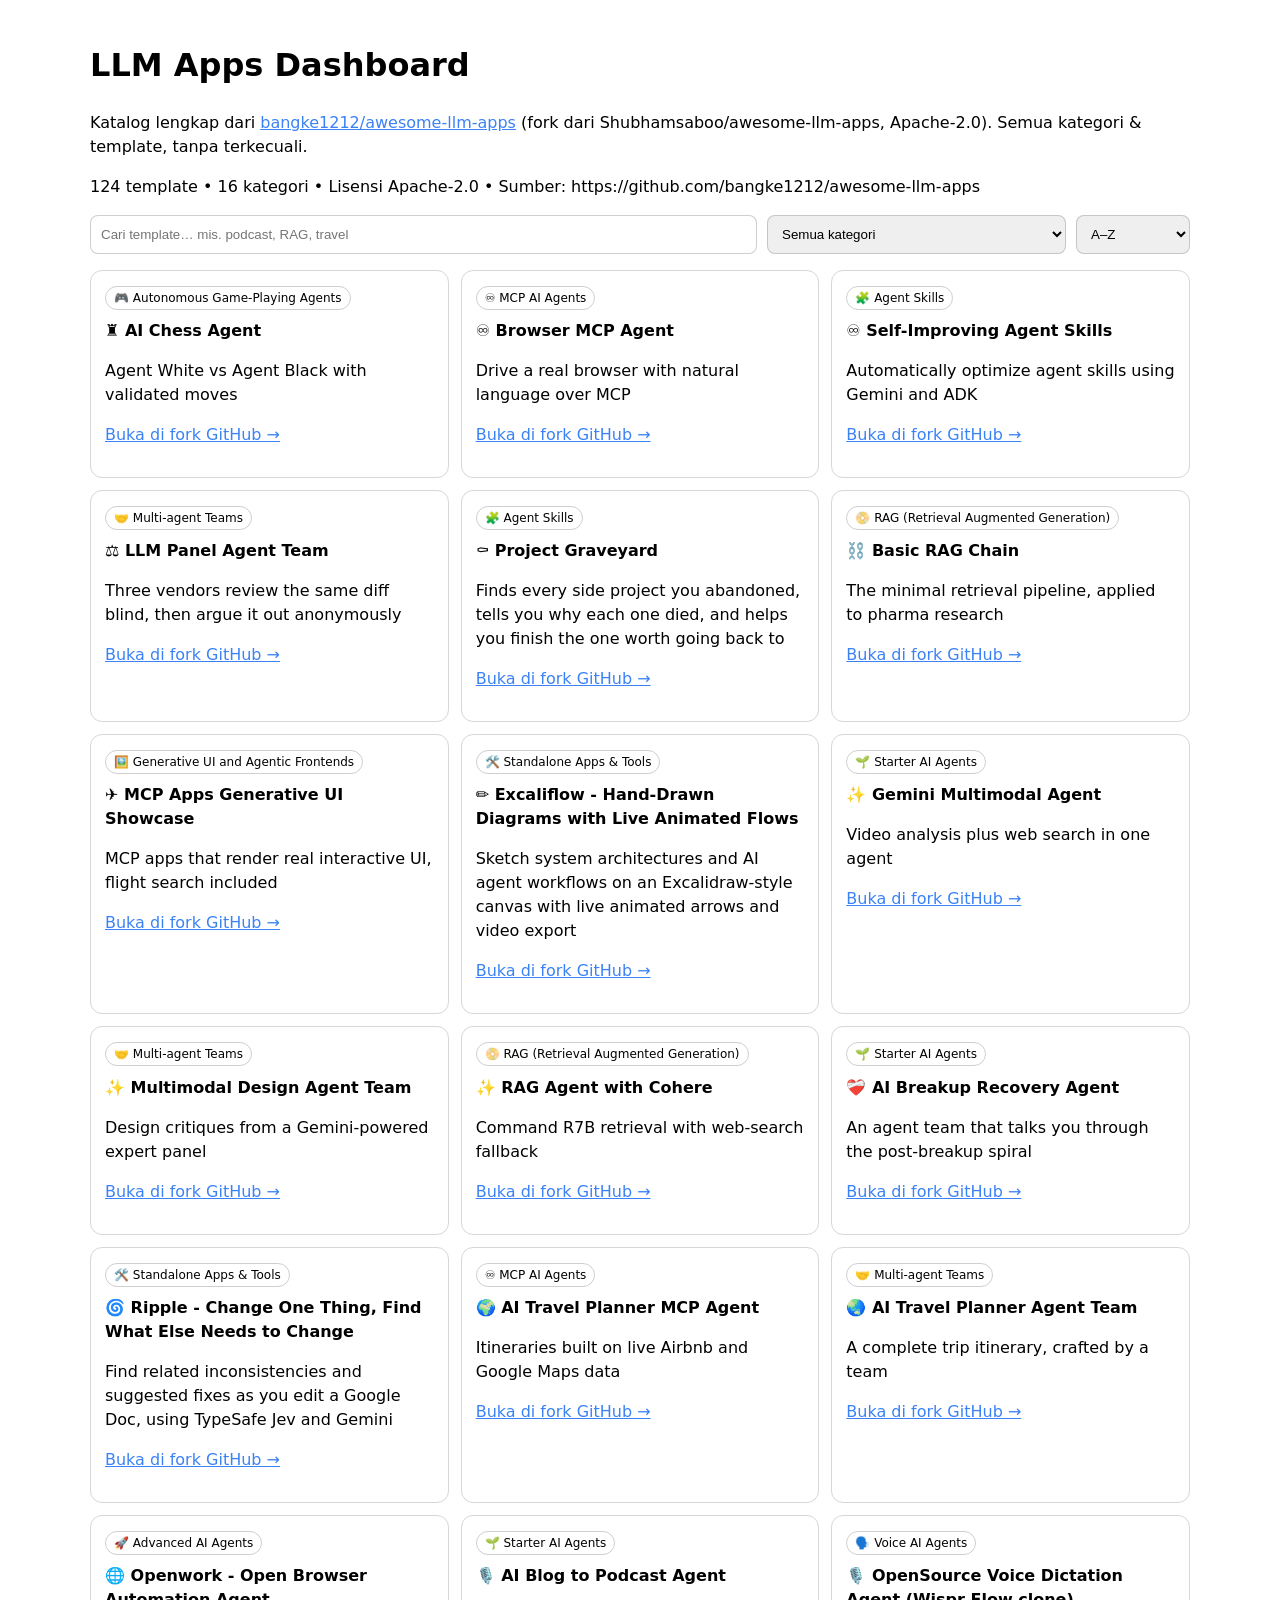
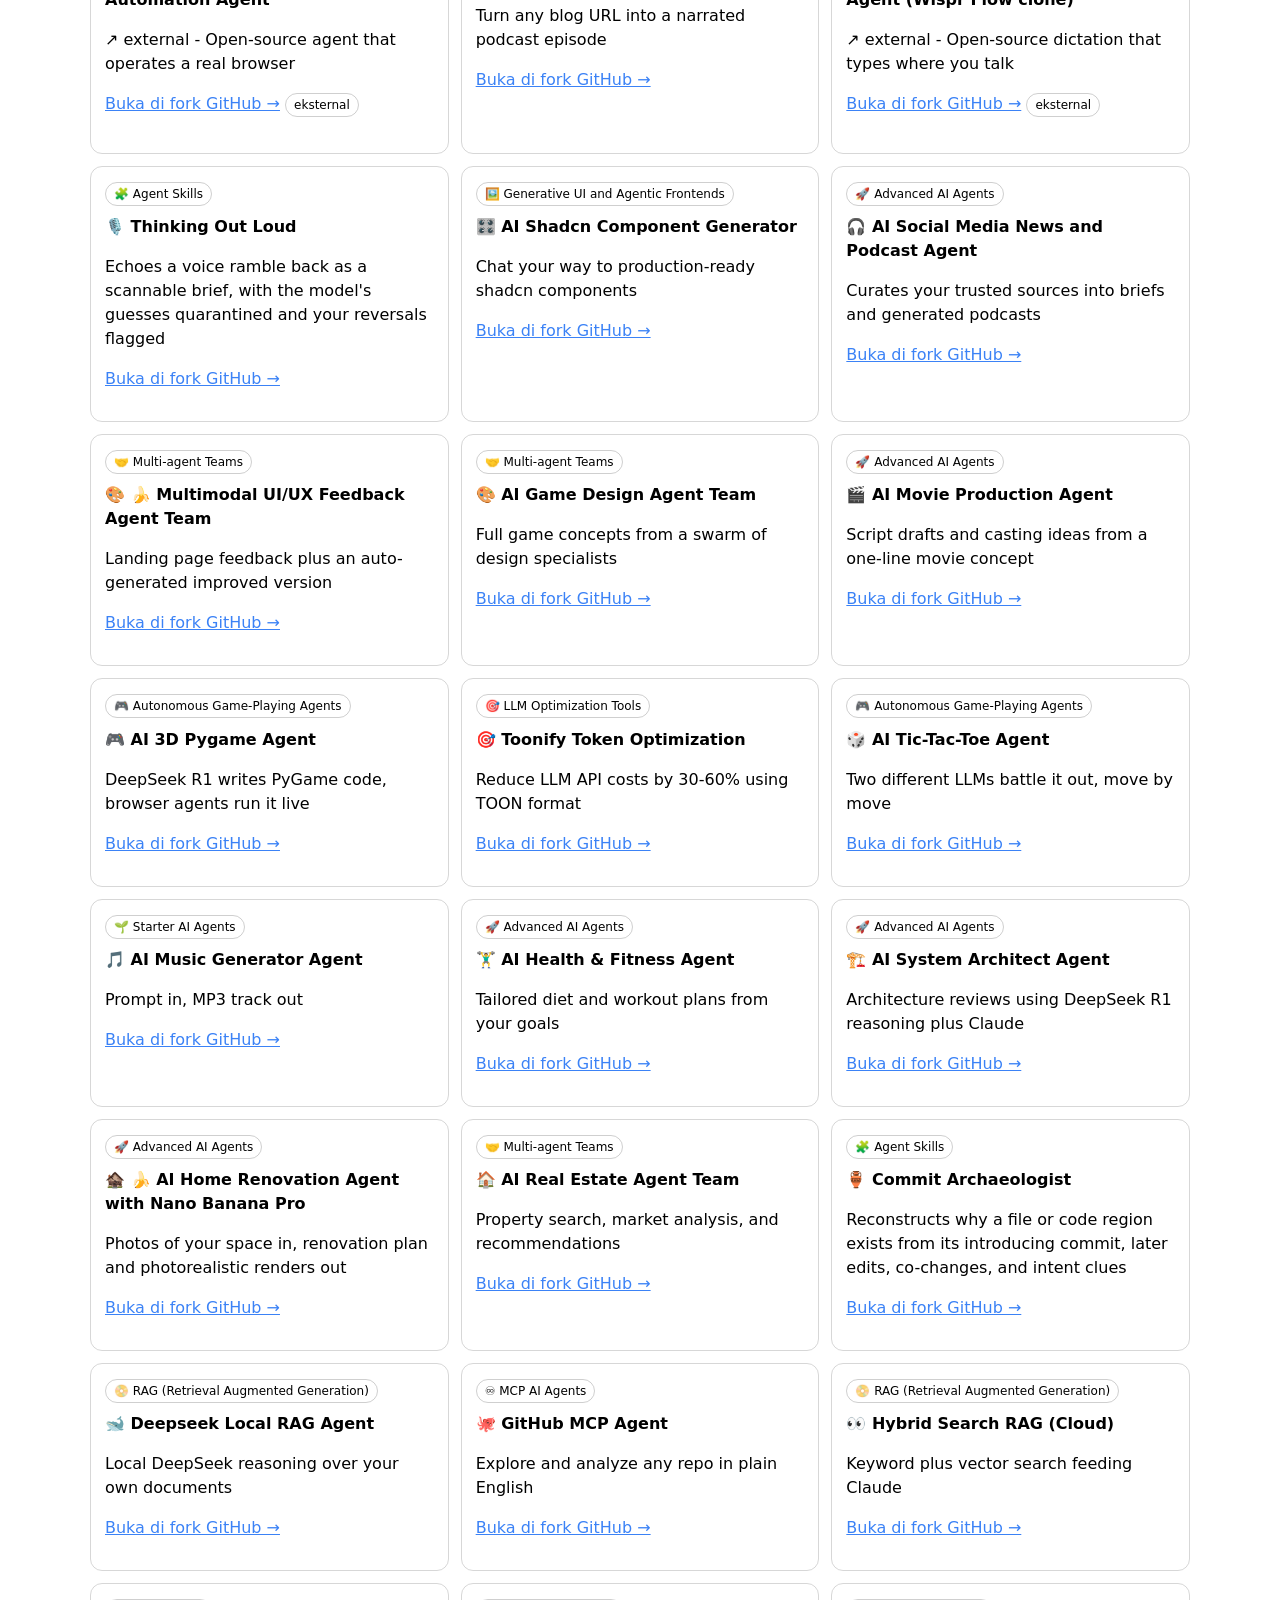
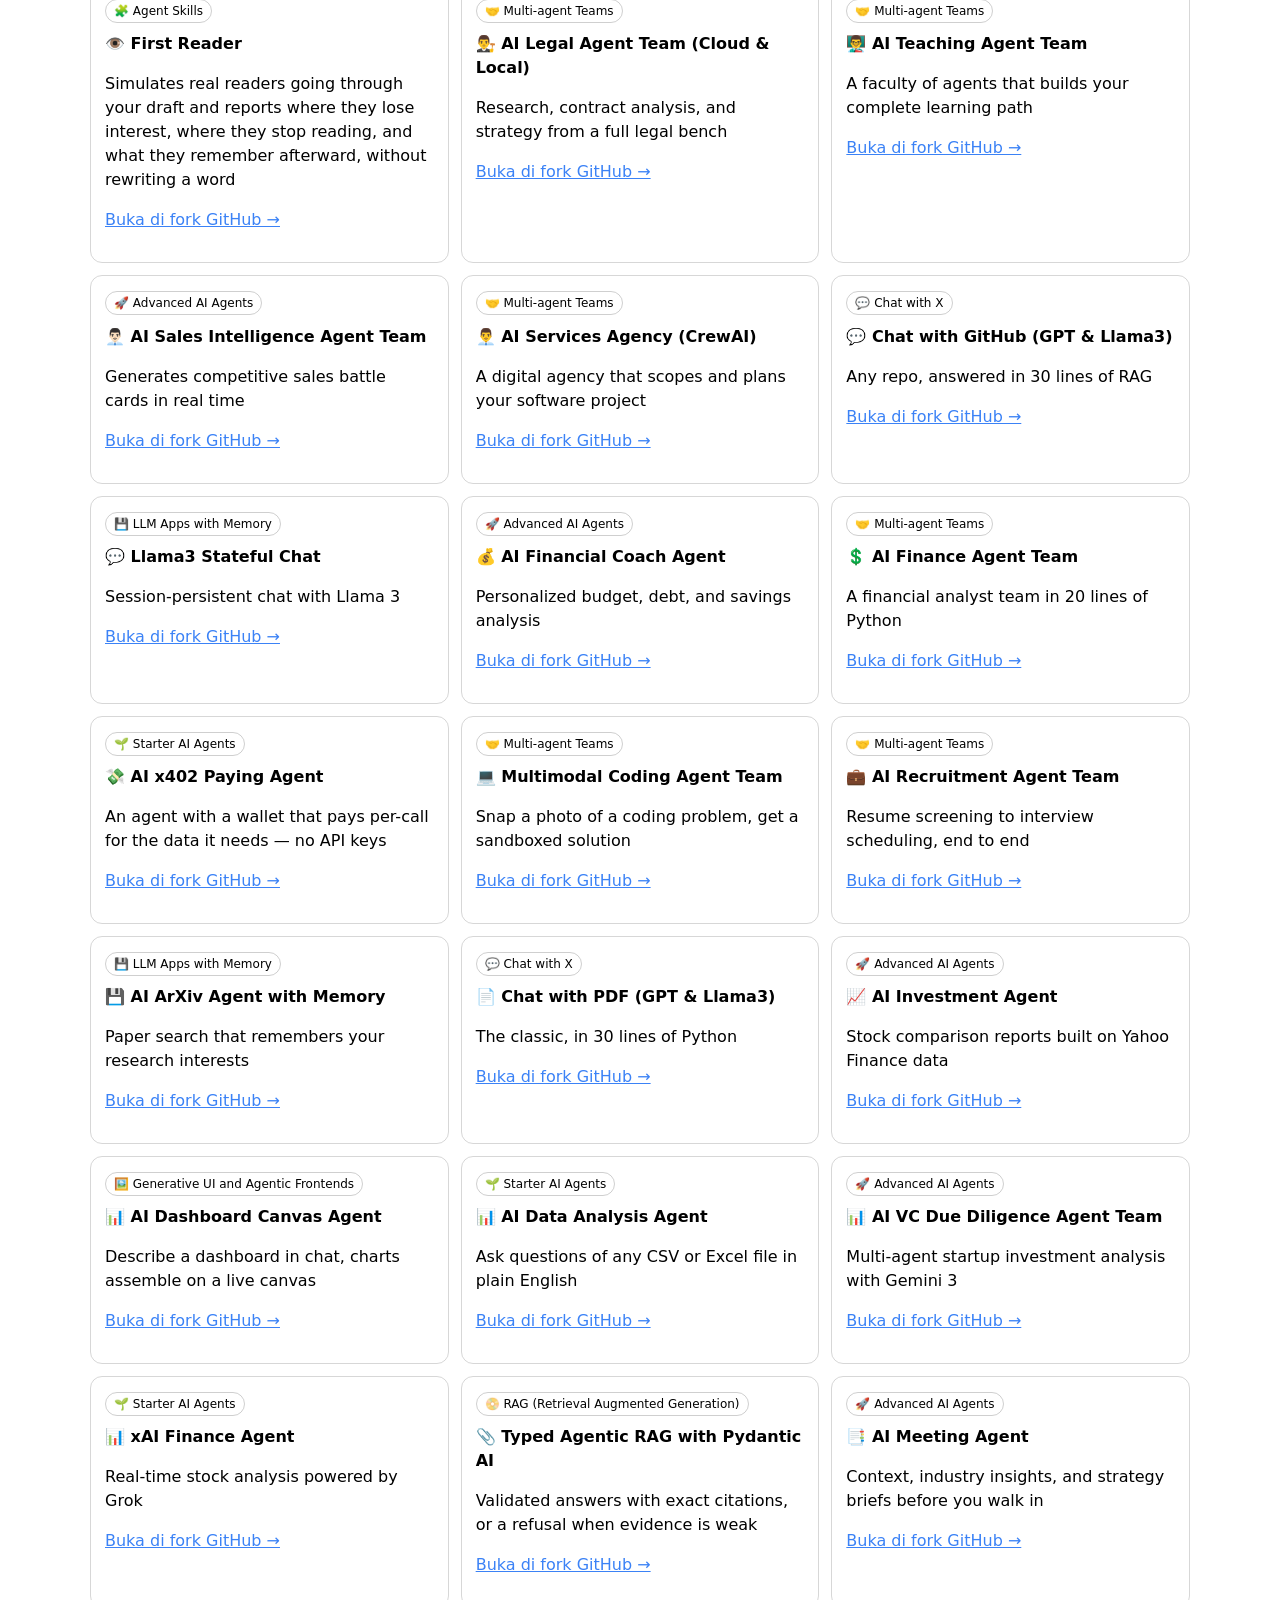
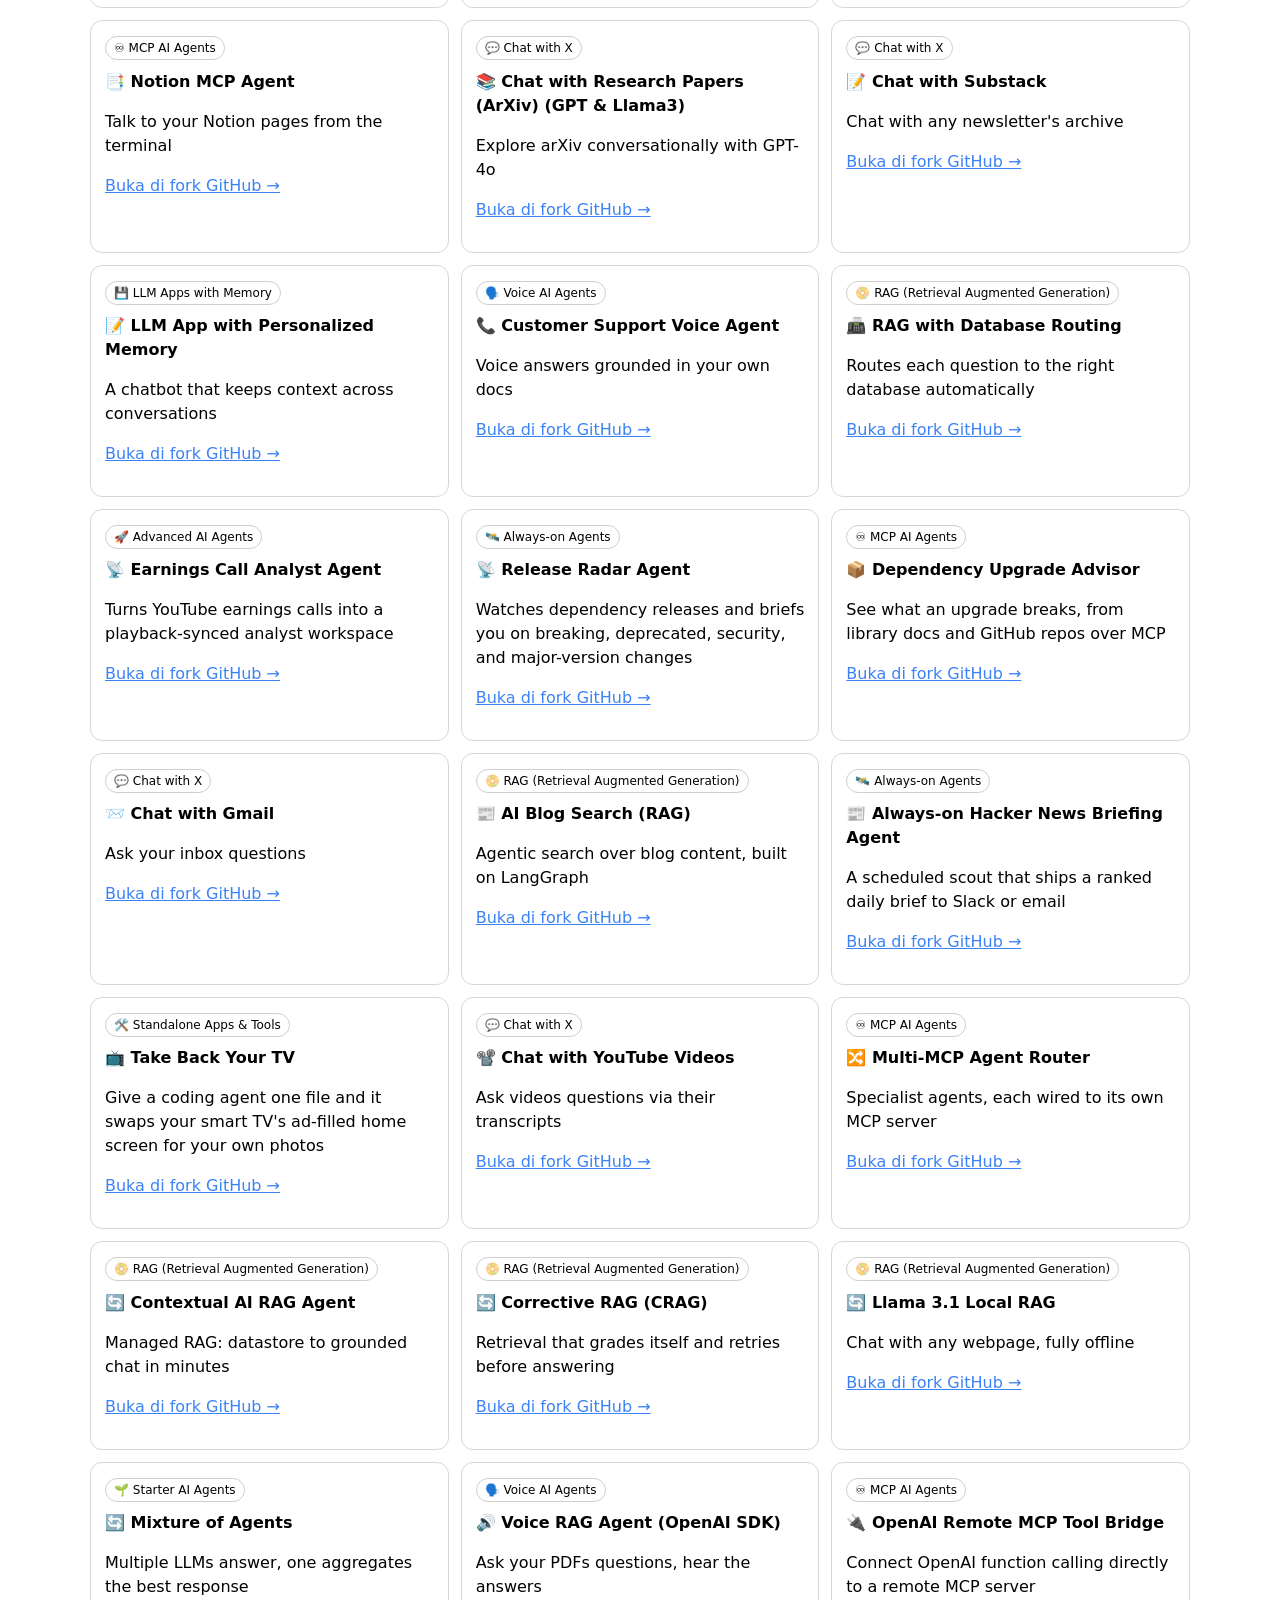
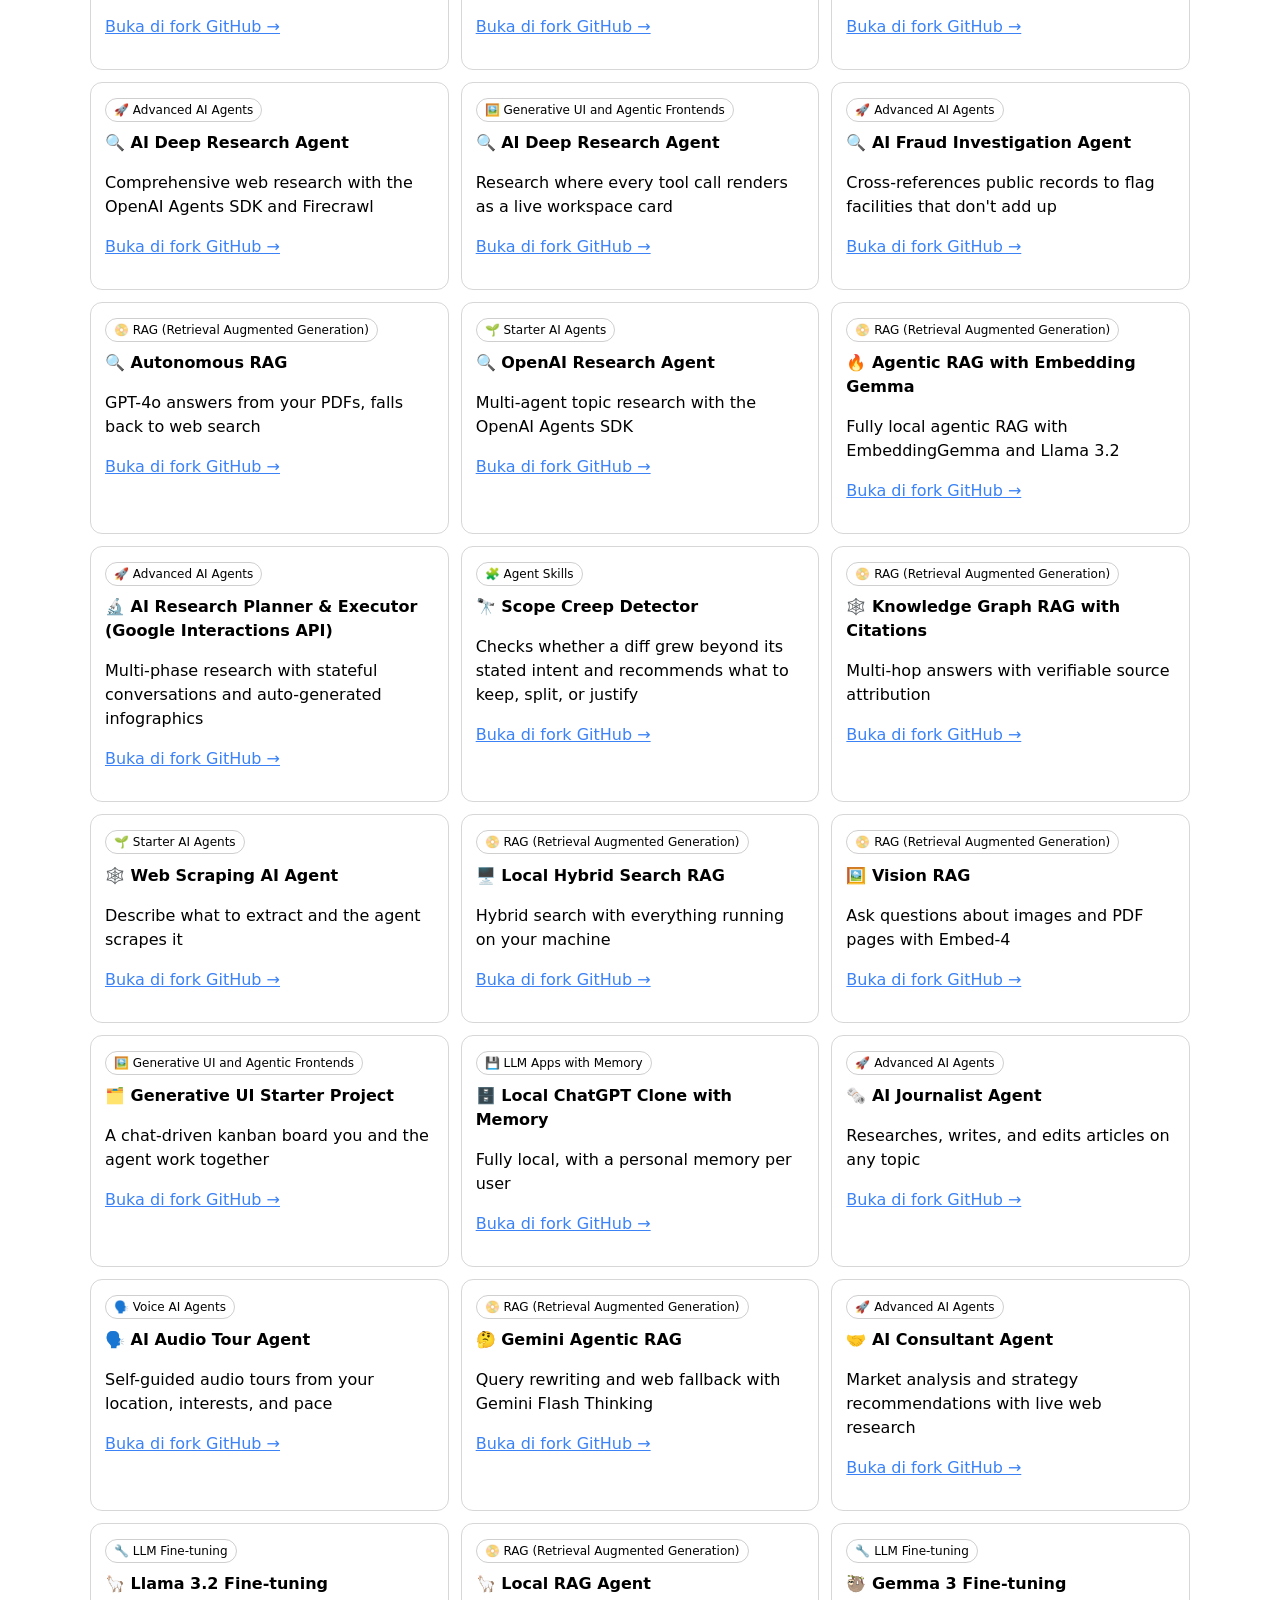
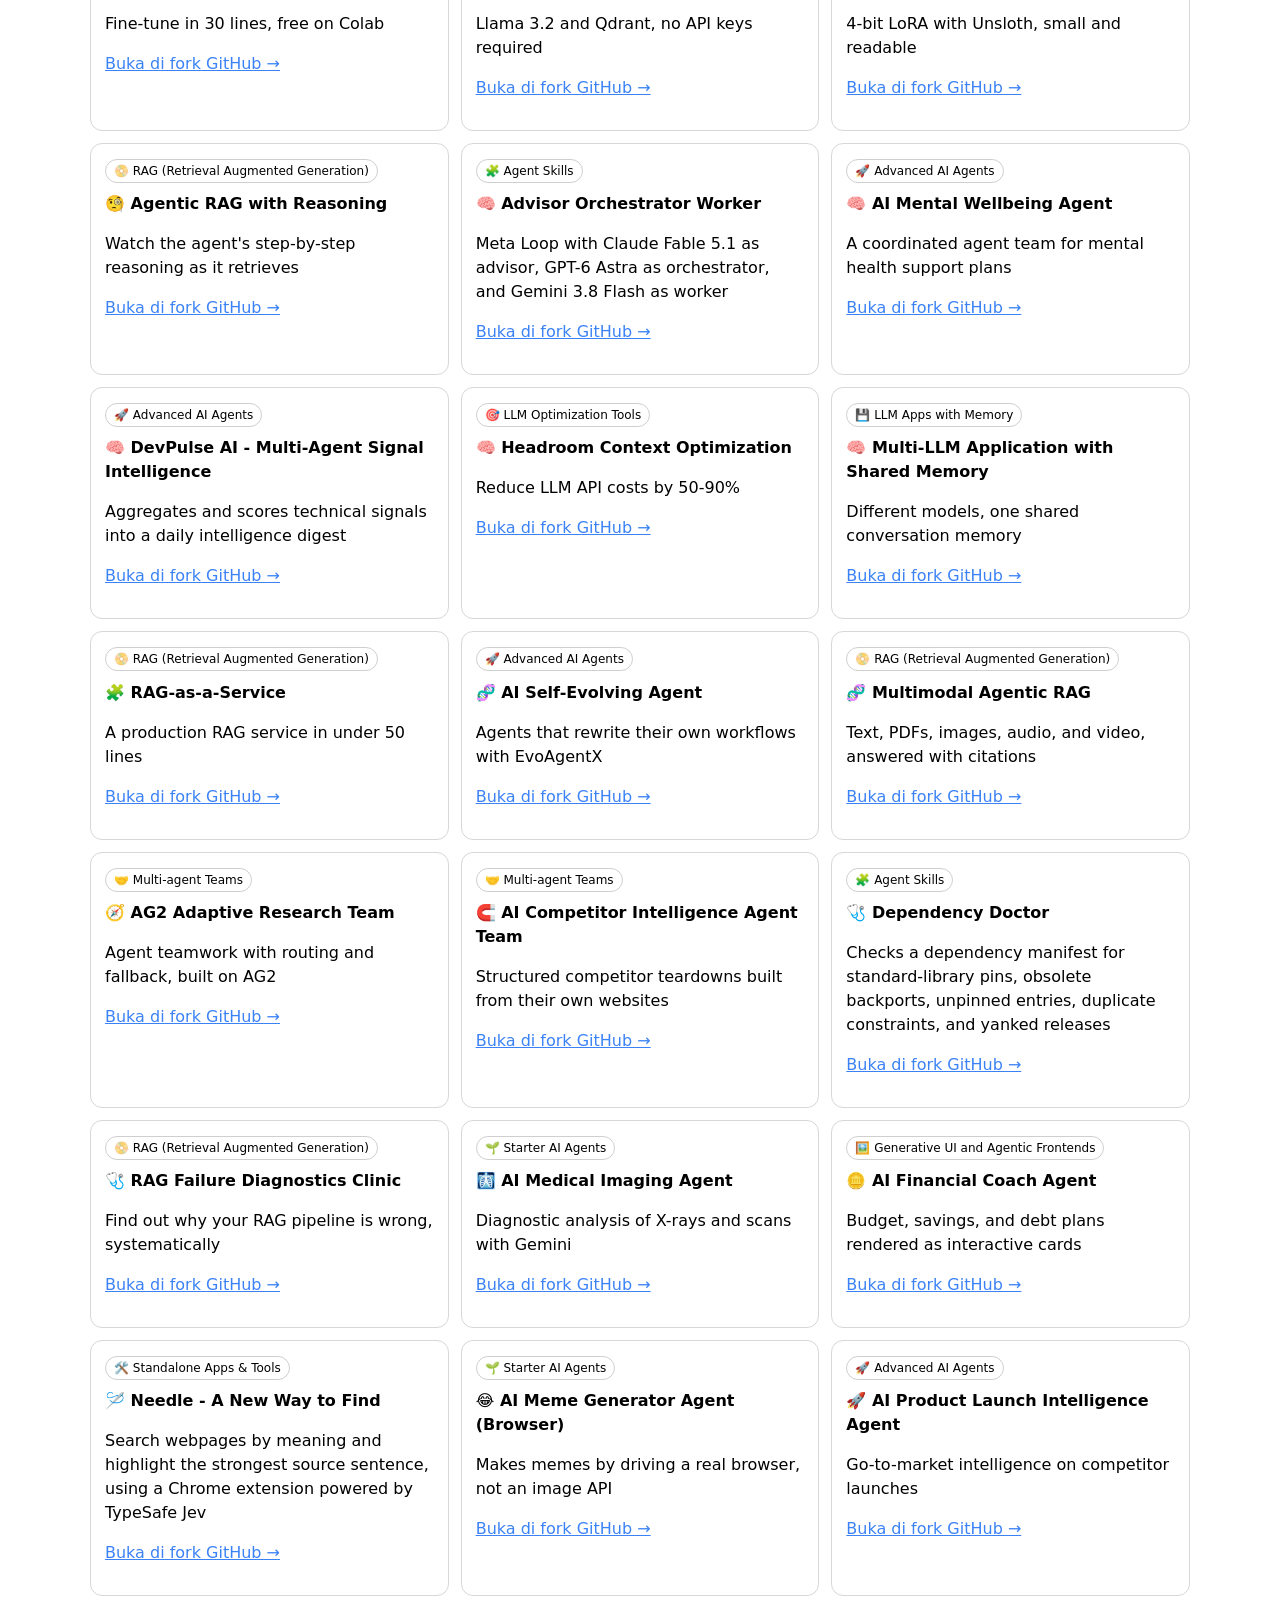
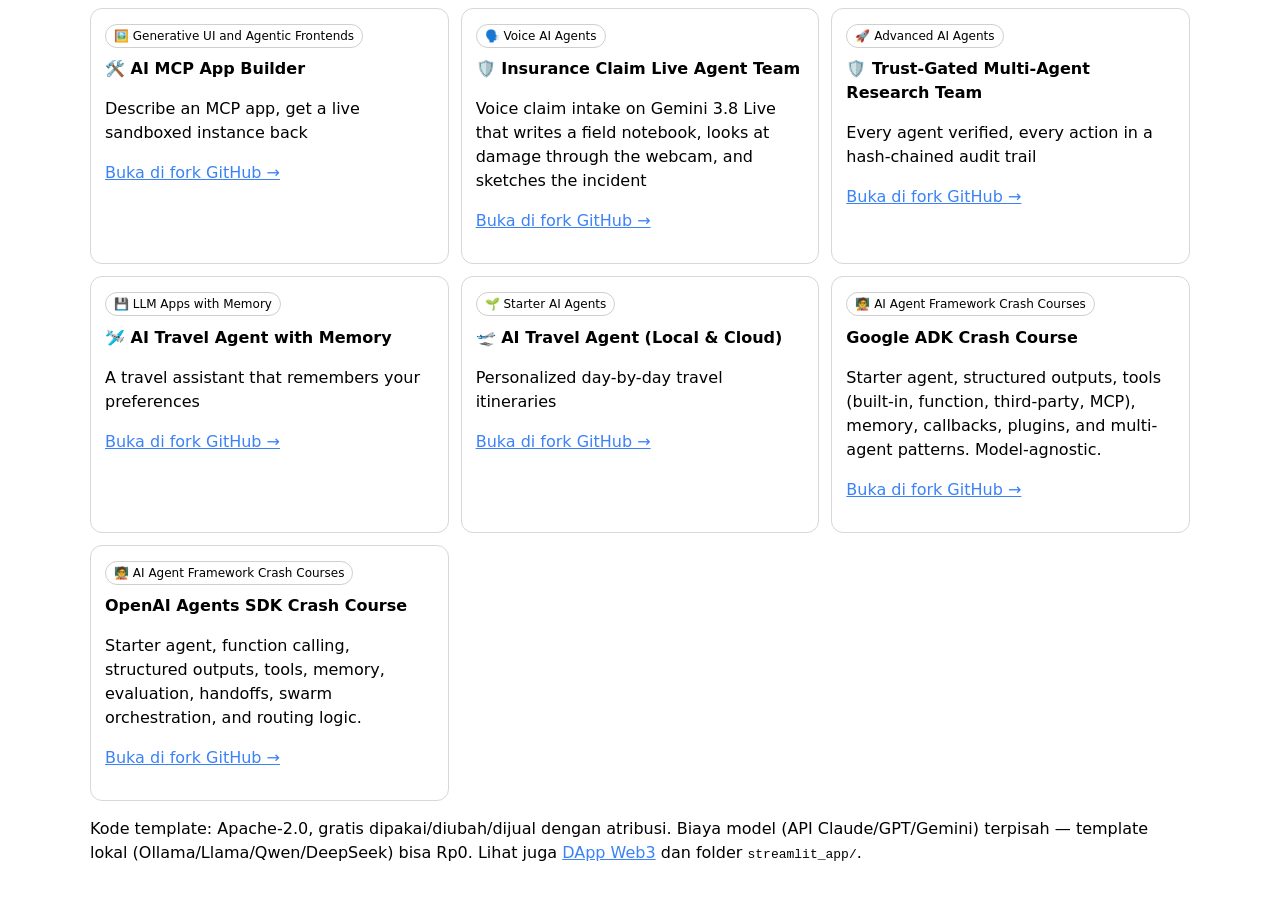
<file: index.html>
<!doctype html>
<html lang="id"><head><meta charset="utf-8"><meta name="viewport" content="width=device-width,initial-scale=1">
<title>LLM Apps — Dashboard</title><link rel="stylesheet" href="styles.css"></head>
<body>
<header><h1>LLM Apps Dashboard</h1>
<p>Katalog lengkap dari <a href="https://github.com/bangke1212/awesome-llm-apps">bangke1212/awesome-llm-apps</a> (fork dari Shubhamsaboo/awesome-llm-apps, Apache-2.0). Semua kategori &amp; template, tanpa terkecuali.</p>
<p id="stats"></p></header>
<main>
<div class="controls">
<input id="q" type="search" placeholder="Cari template… mis. podcast, RAG, travel">
<select id="cat"><option value="">Semua kategori</option></select>
<select id="sort"><option value="az">A–Z</option><option value="za">Z–A</option><option value="cat">Per kategori</option></select>
</div>
<div id="grid"></div>
<p id="empty" hidden>Tidak ada template yang cocok.</p>
</main>
<footer><p>Kode template: Apache-2.0, gratis dipakai/diubah/dijual dengan atribusi. Biaya model (API Claude/GPT/Gemini) terpisah — template lokal (Ollama/Llama/Qwen/DeepSeek) bisa Rp0. Lihat juga <a href="dapp/index.html">DApp Web3</a> dan folder <code>streamlit_app/</code>.</p></footer>
<script src="data.js"></script><script src="app.js"></script>
</body></html>
</file>
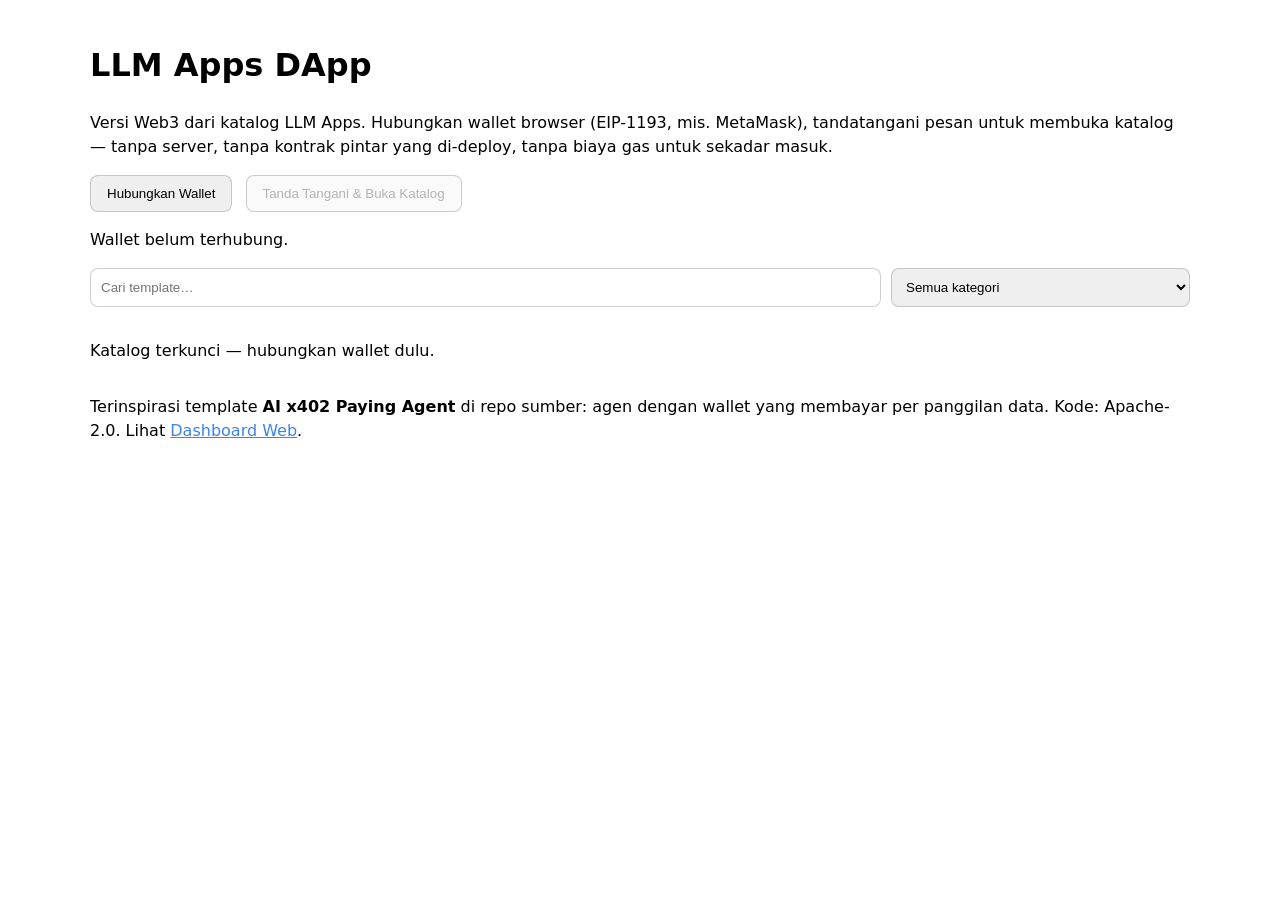
<file: dapp/index.html>
<!doctype html>
<html lang="id"><head><meta charset="utf-8"><meta name="viewport" content="width=device-width,initial-scale=1">
<title>LLM Apps — DApp Web3</title><link rel="stylesheet" href="styles.css"></head>
<body>
<header><h1>LLM Apps DApp</h1>
<p>Versi Web3 dari katalog LLM Apps. Hubungkan wallet browser (EIP-1193, mis. MetaMask), tandatangani pesan untuk membuka katalog — tanpa server, tanpa kontrak pintar yang di-deploy, tanpa biaya gas untuk sekadar masuk.</p>
<button id="connect">Hubungkan Wallet</button>
<button id="sign" disabled>Tanda Tangani &amp; Buka Katalog</button>
<p id="status">Wallet belum terhubung.</p></header>
<main><div class="controls"><input id="q" type="search" placeholder="Cari template…"><select id="cat"><option value="">Semua kategori</option></select></div>
<div id="grid"><p>Katalog terkunci — hubungkan wallet dulu.</p></div></main>
<footer><p>Terinspirasi template <b>AI x402 Paying Agent</b> di repo sumber: agen dengan wallet yang membayar per panggilan data. Kode: Apache-2.0. Lihat <a href="../web/index.html">Dashboard Web</a>.</p></footer>
<script src="data.js"></script><script src="app.js"></script>
</body></html>
</file>
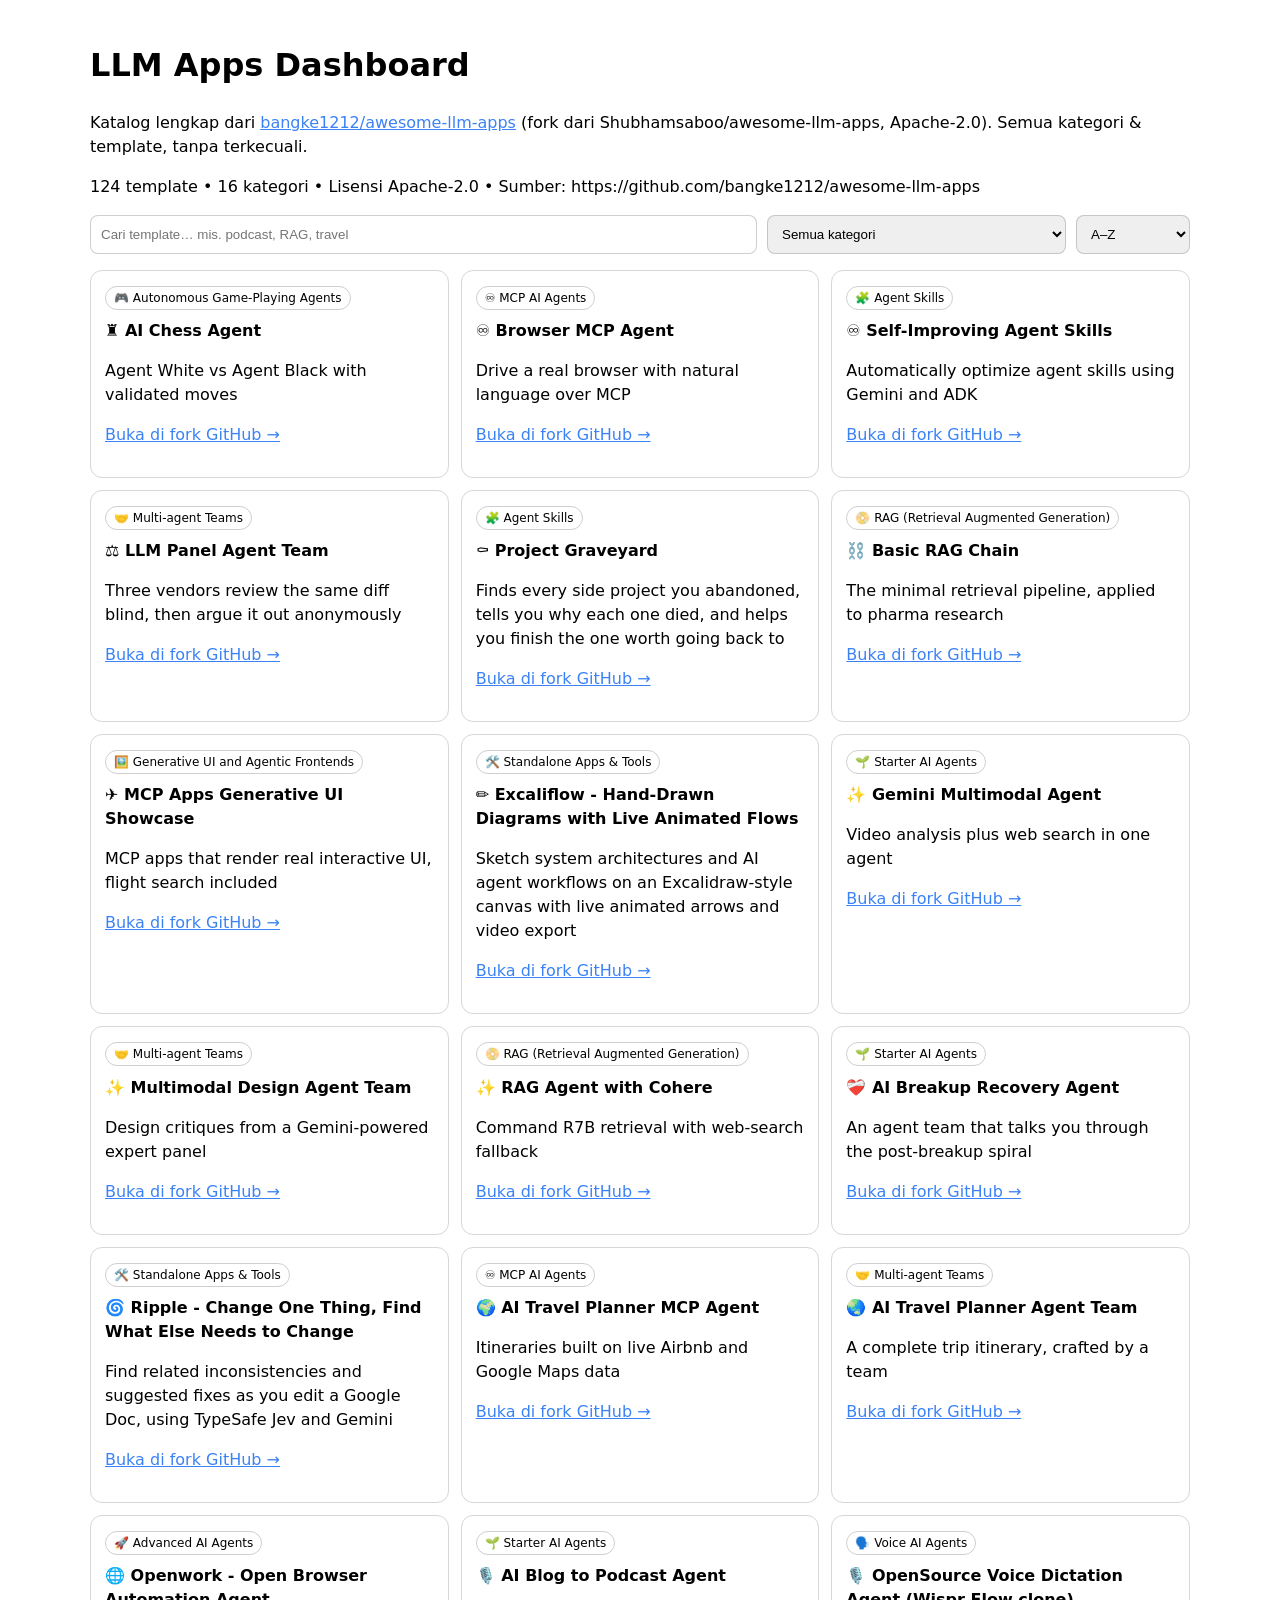
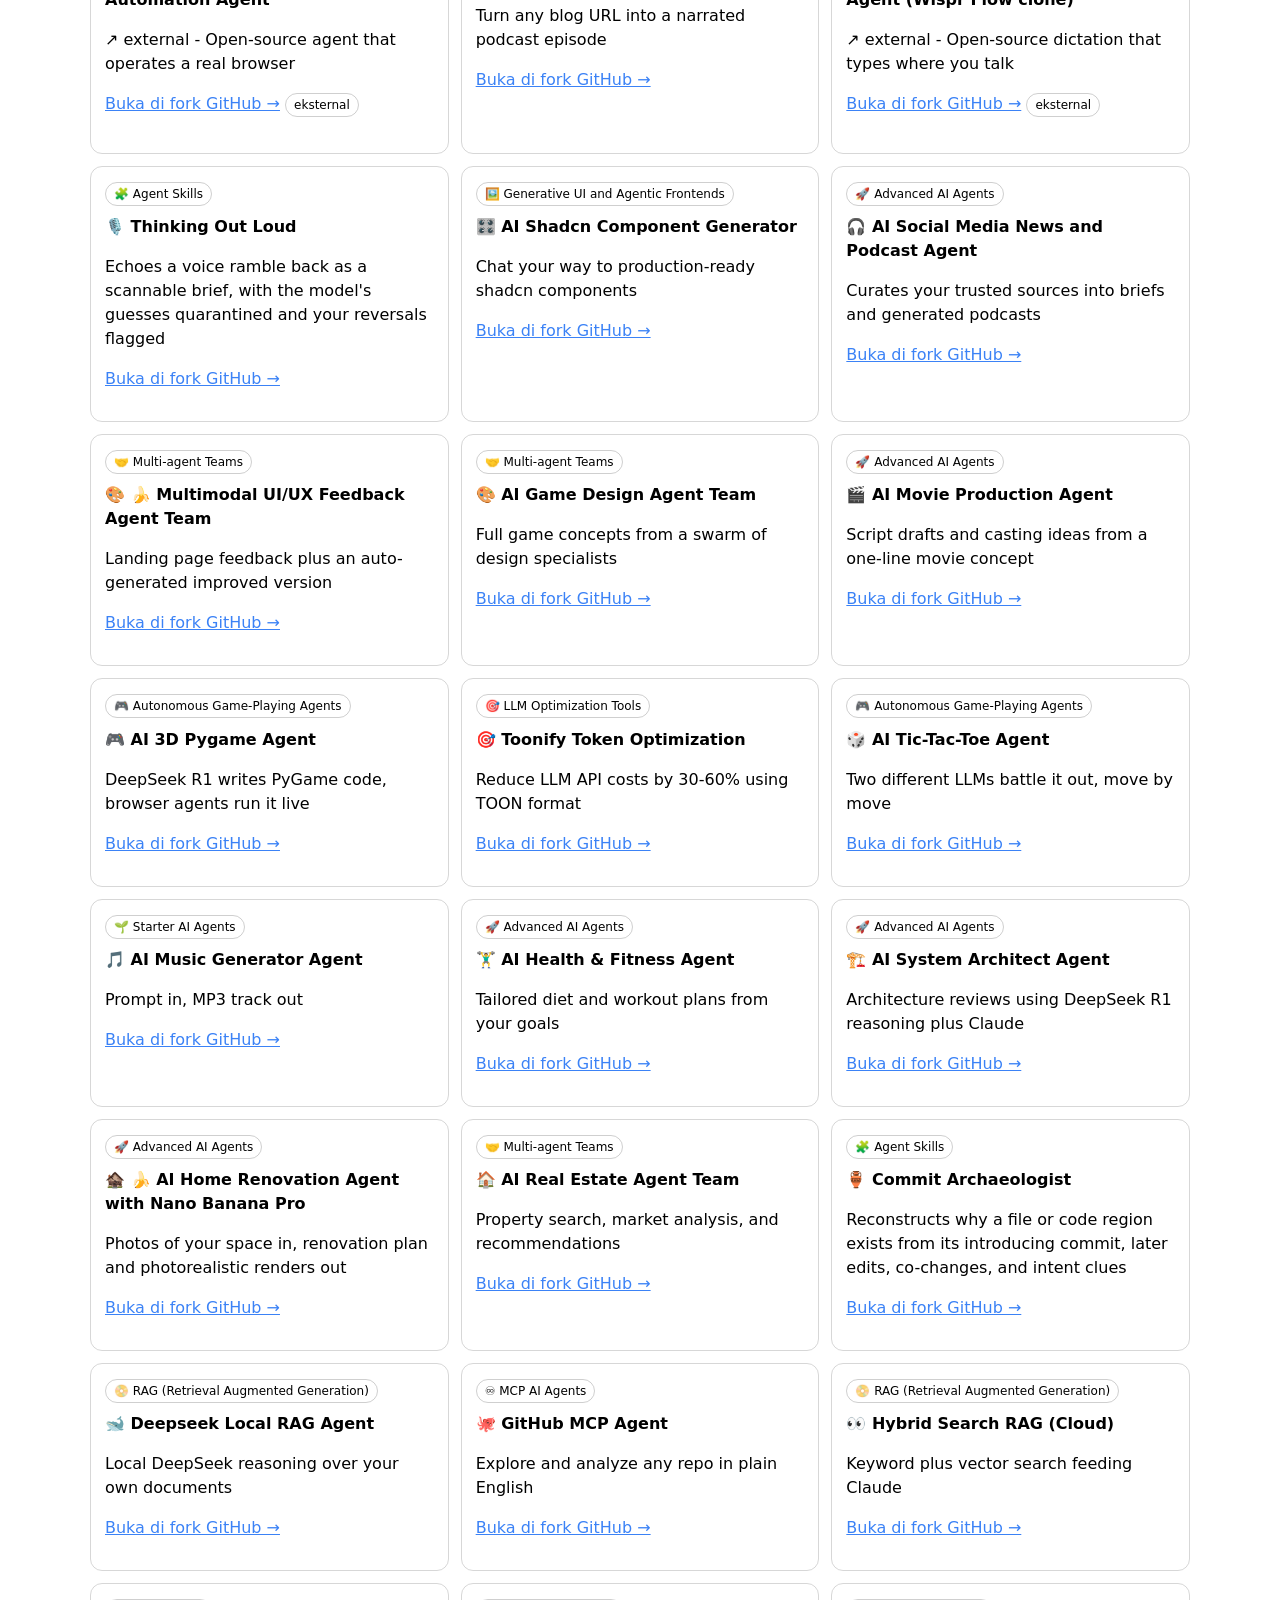
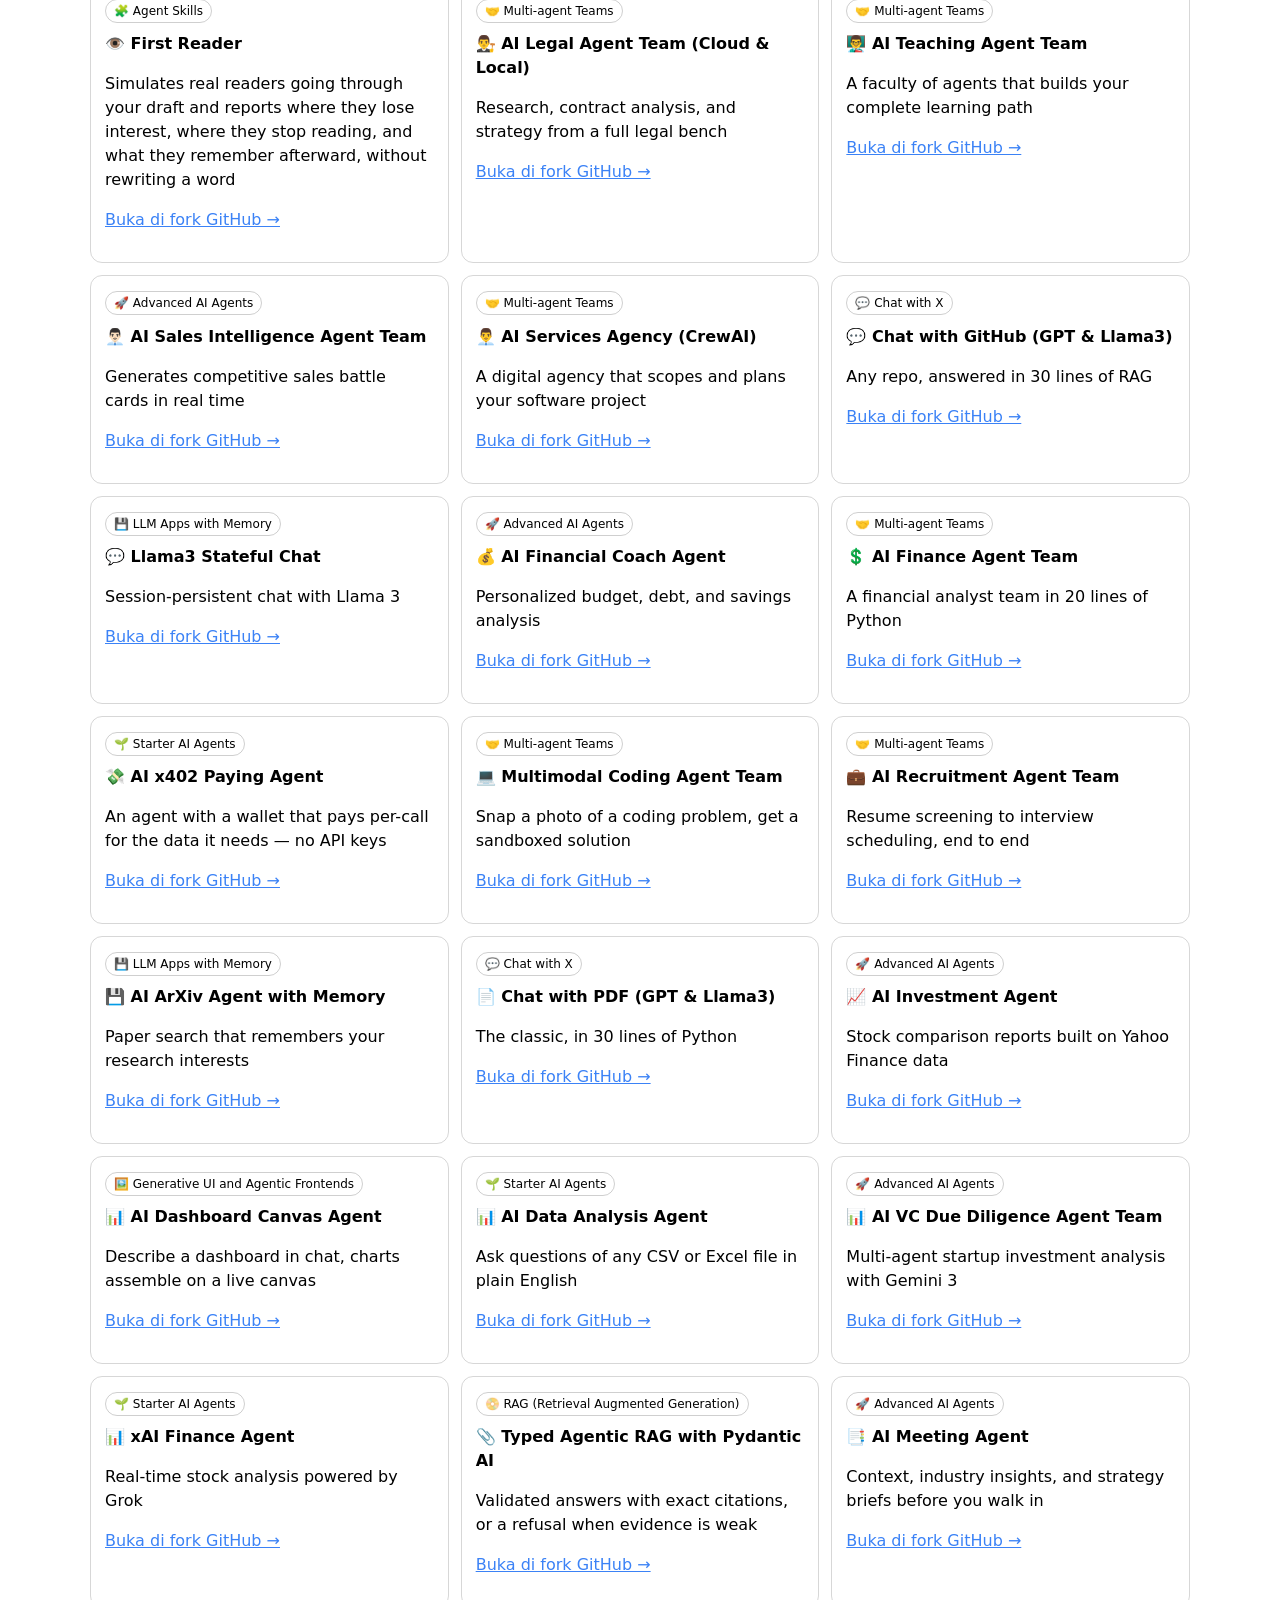
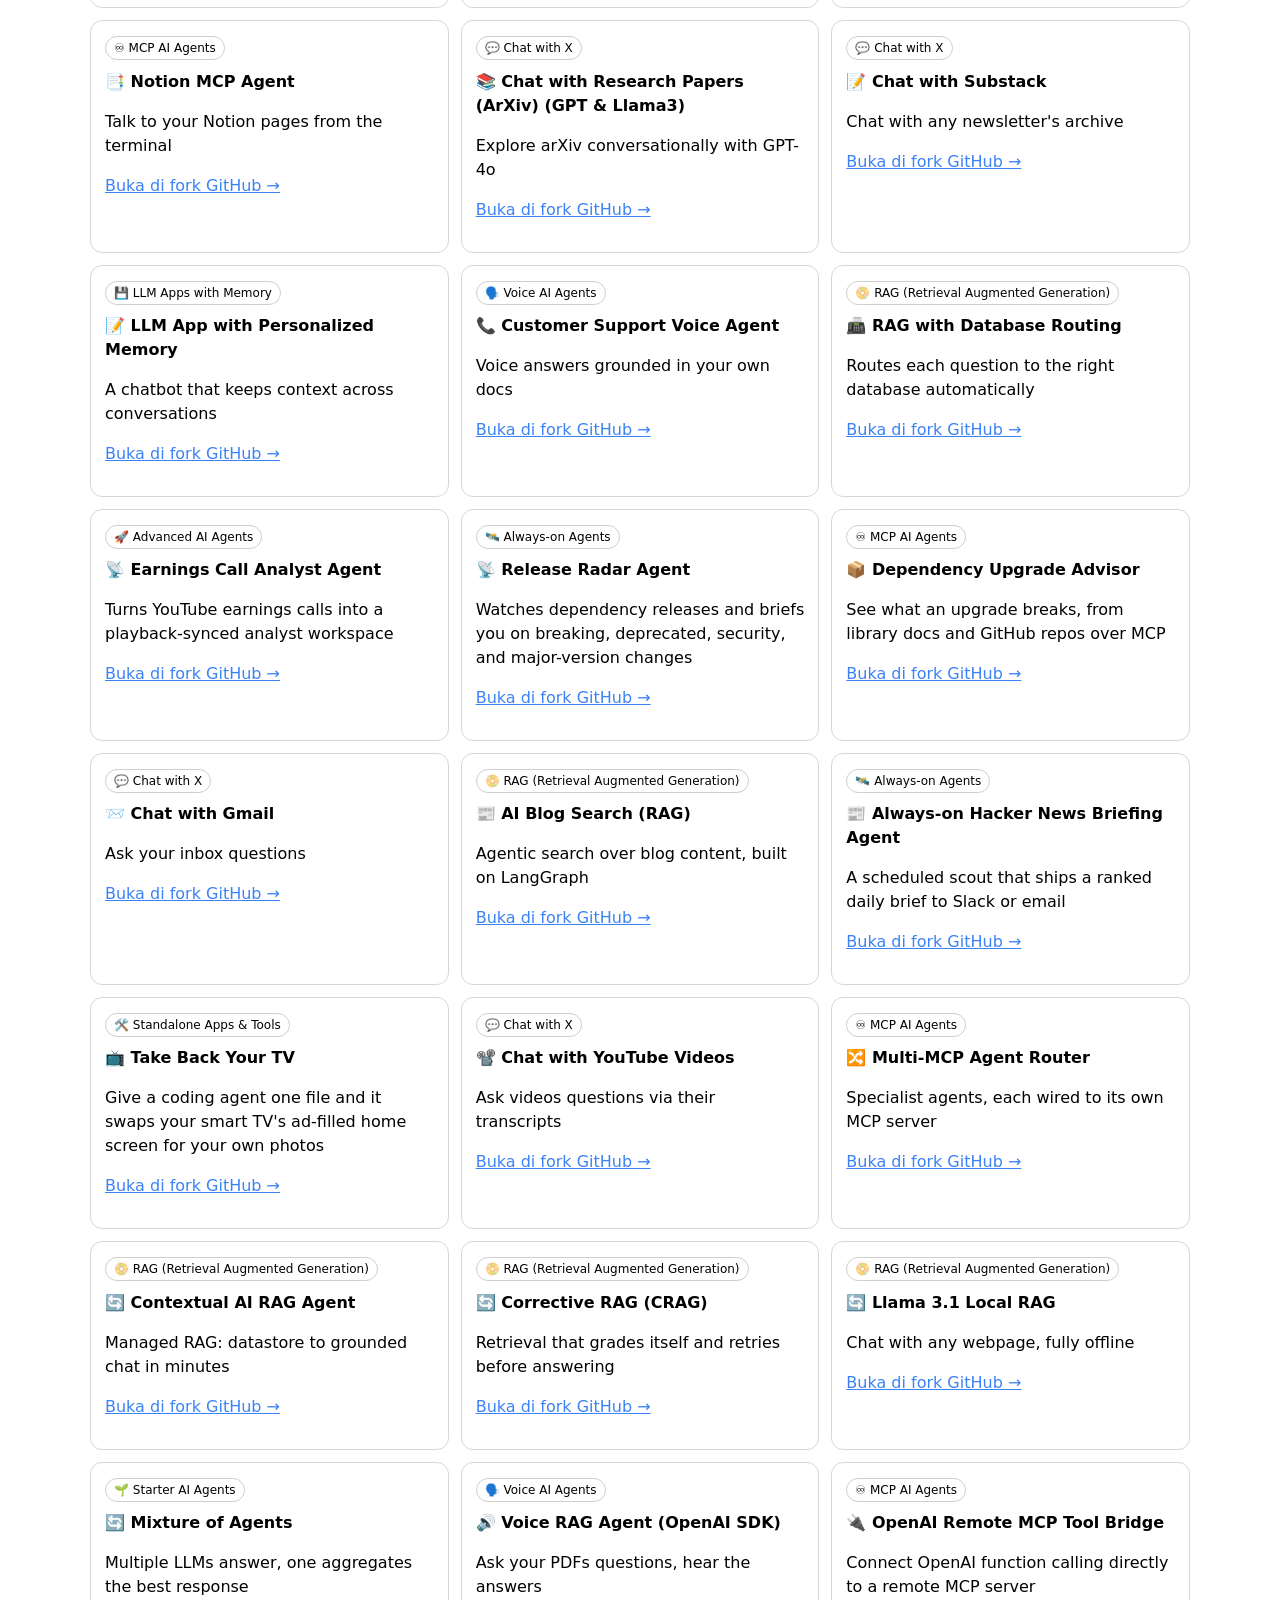
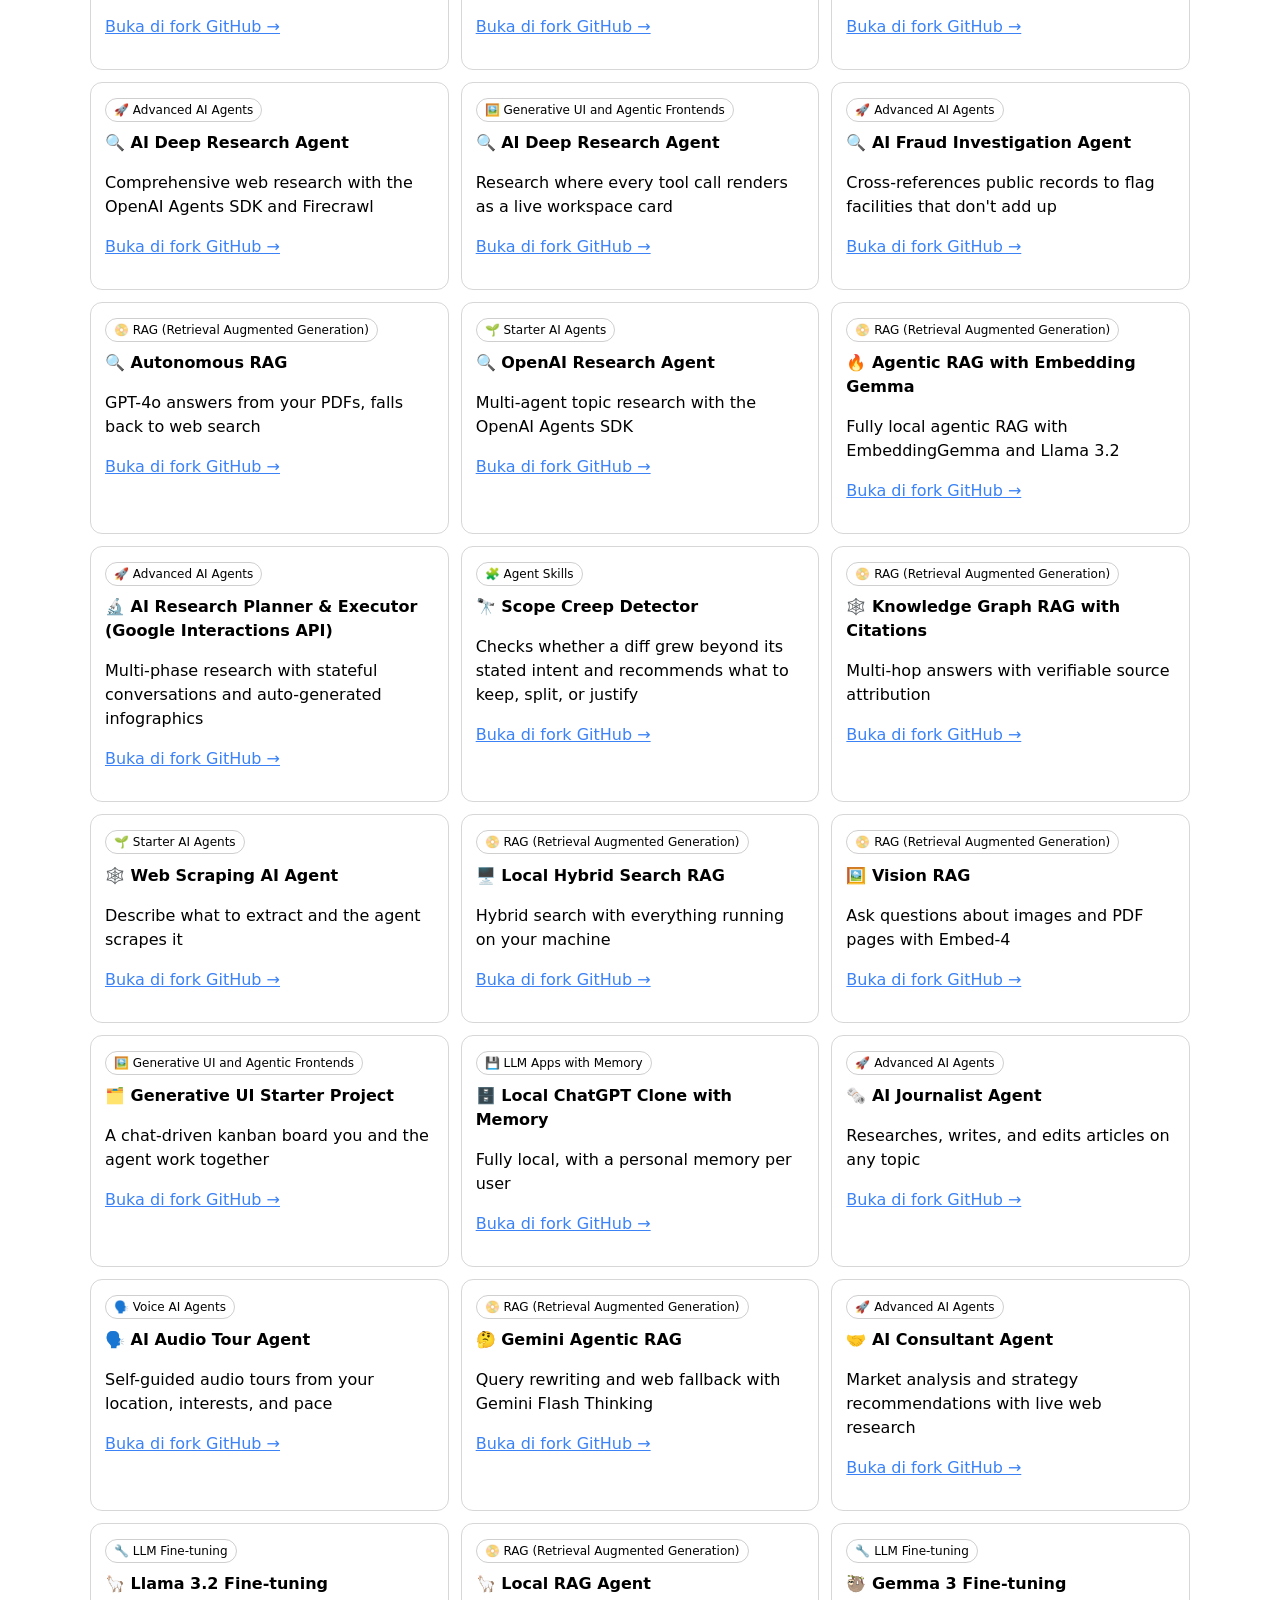
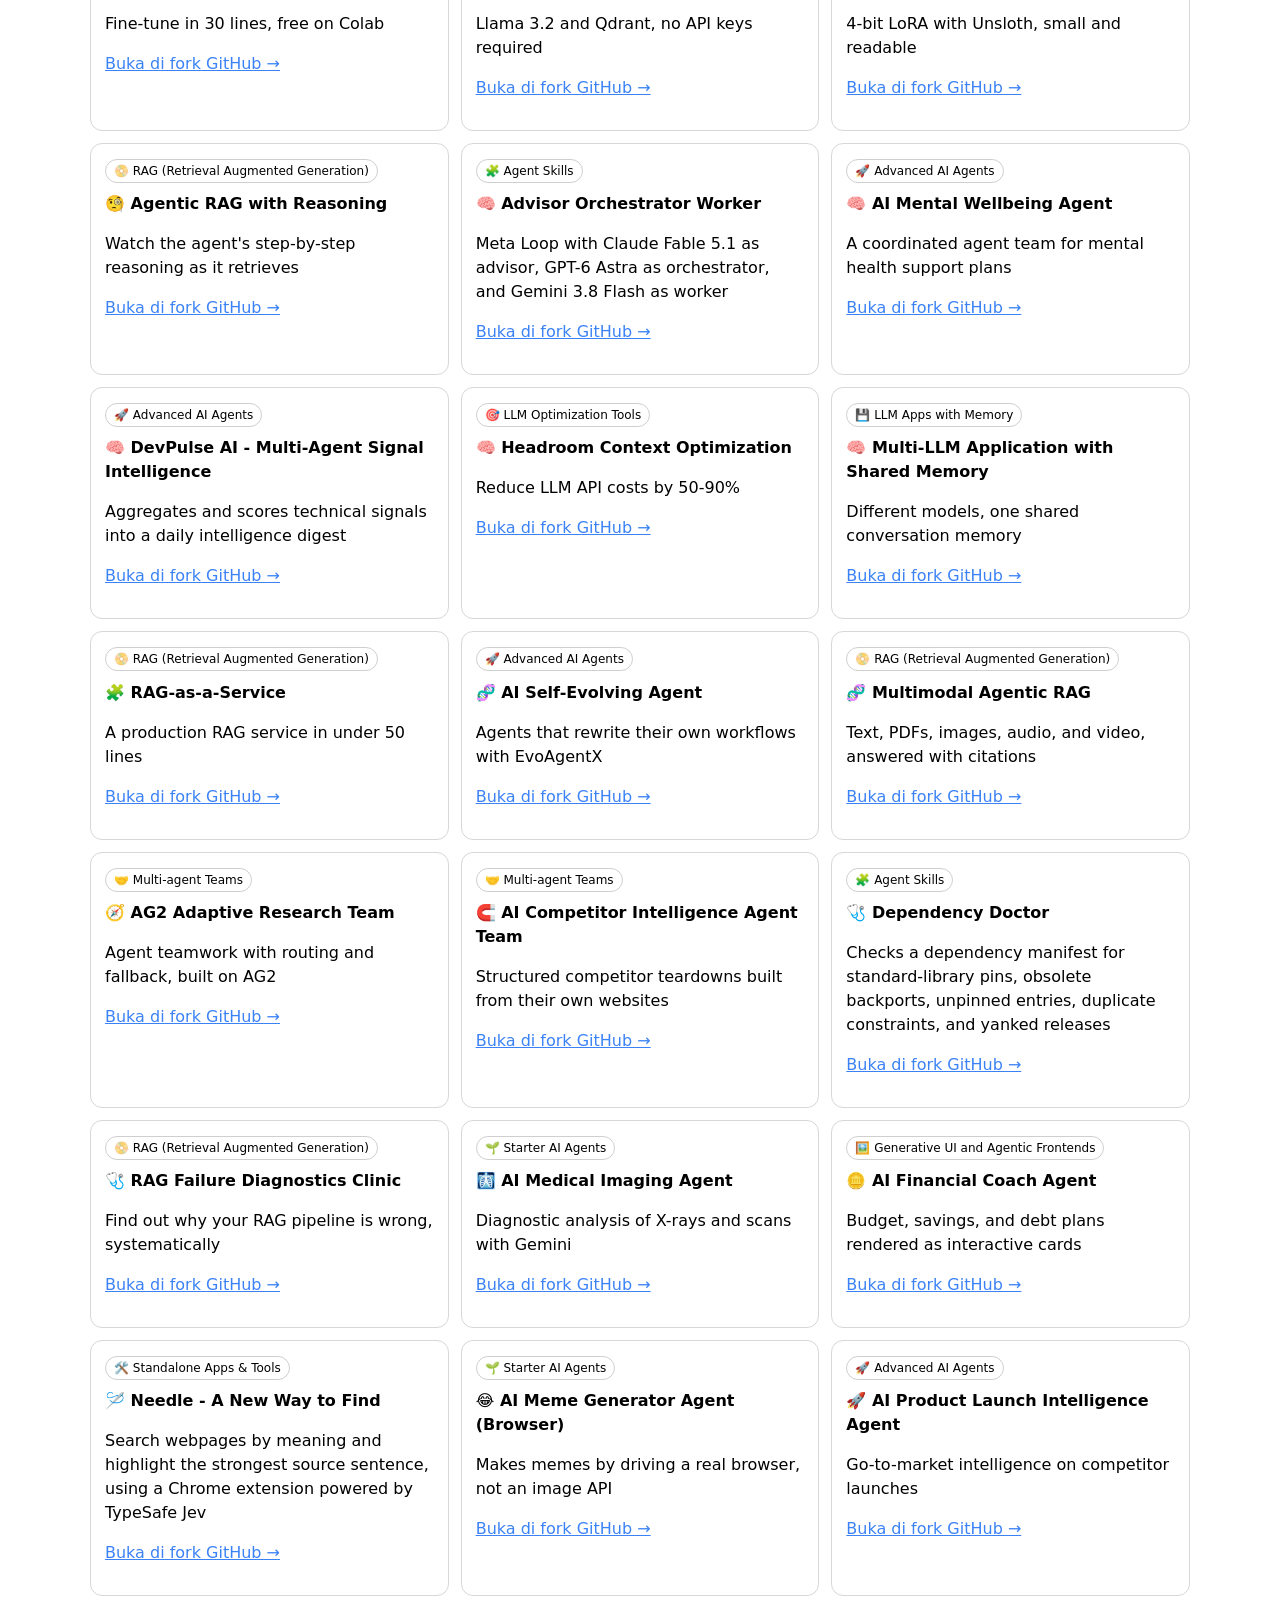
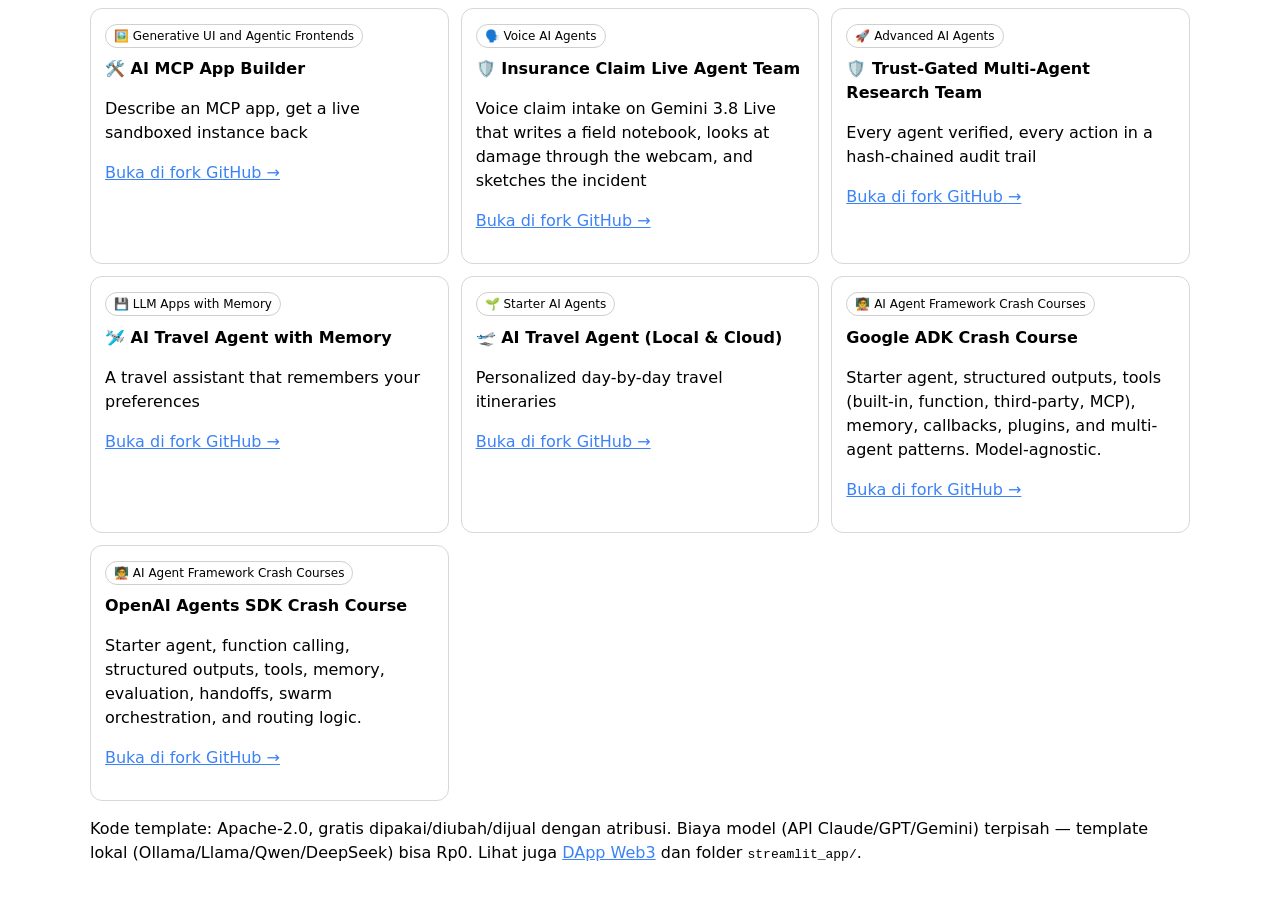
<file: streamlit_app/index.html>
<!doctype html>
<html lang="id"><head><meta charset="utf-8"><meta name="viewport" content="width=device-width,initial-scale=1">
<title>LLM Apps — Dashboard</title><link rel="stylesheet" href="styles.css"></head>
<body>
<header><h1>LLM Apps Dashboard</h1>
<p>Katalog lengkap dari <a href="https://github.com/bangke1212/awesome-llm-apps">bangke1212/awesome-llm-apps</a> (fork dari Shubhamsaboo/awesome-llm-apps, Apache-2.0). Semua kategori &amp; template, tanpa terkecuali.</p>
<p id="stats"></p></header>
<main>
<div class="controls">
<input id="q" type="search" placeholder="Cari template… mis. podcast, RAG, travel">
<select id="cat"><option value="">Semua kategori</option></select>
<select id="sort"><option value="az">A–Z</option><option value="za">Z–A</option><option value="cat">Per kategori</option></select>
</div>
<div id="grid"></div>
<p id="empty" hidden>Tidak ada template yang cocok.</p>
</main>
<footer><p>Kode template: Apache-2.0, gratis dipakai/diubah/dijual dengan atribusi. Biaya model (API Claude/GPT/Gemini) terpisah — template lokal (Ollama/Llama/Qwen/DeepSeek) bisa Rp0. Lihat juga <a href="https://github.com/bangke1212/llm-apps">DApp Web3</a> dan folder <code>streamlit_app/</code>.</p></footer>
<script src="data.js"></script><script src="app.js"></script>
</body></html>
</file>
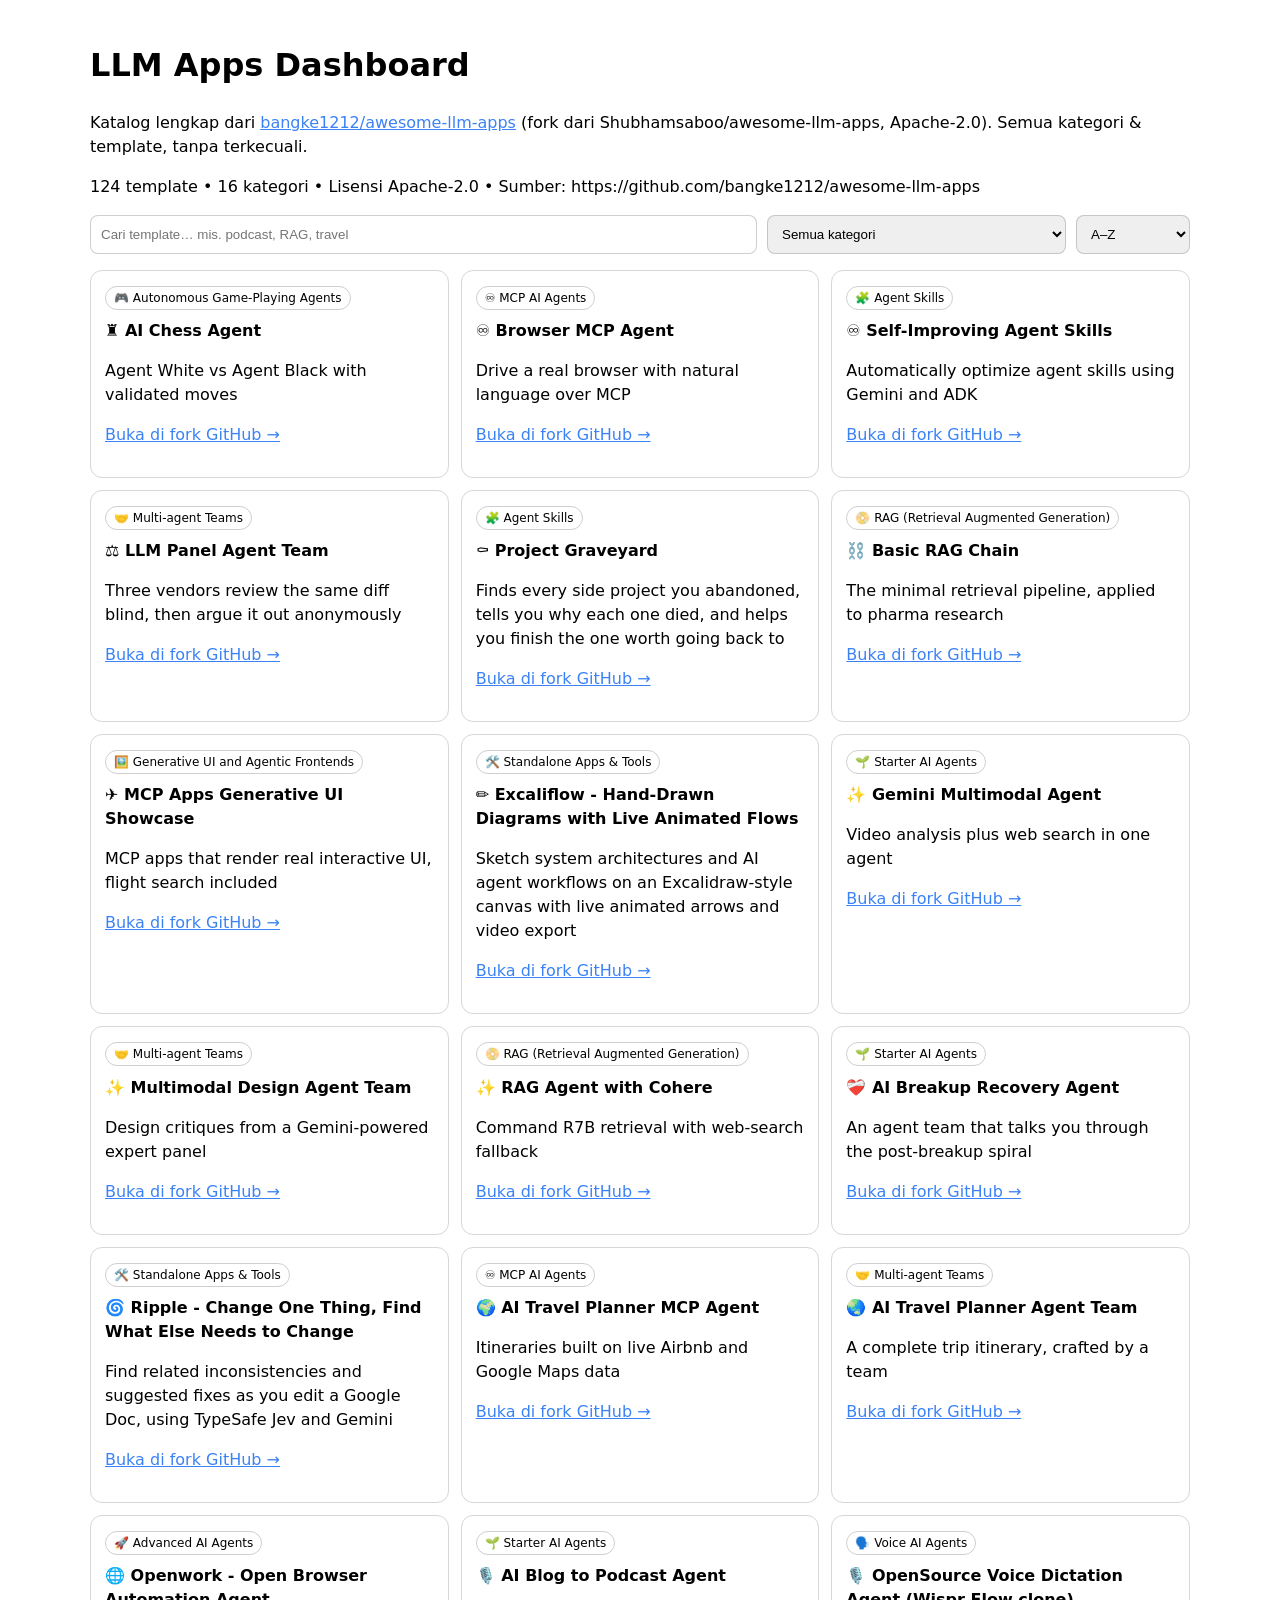
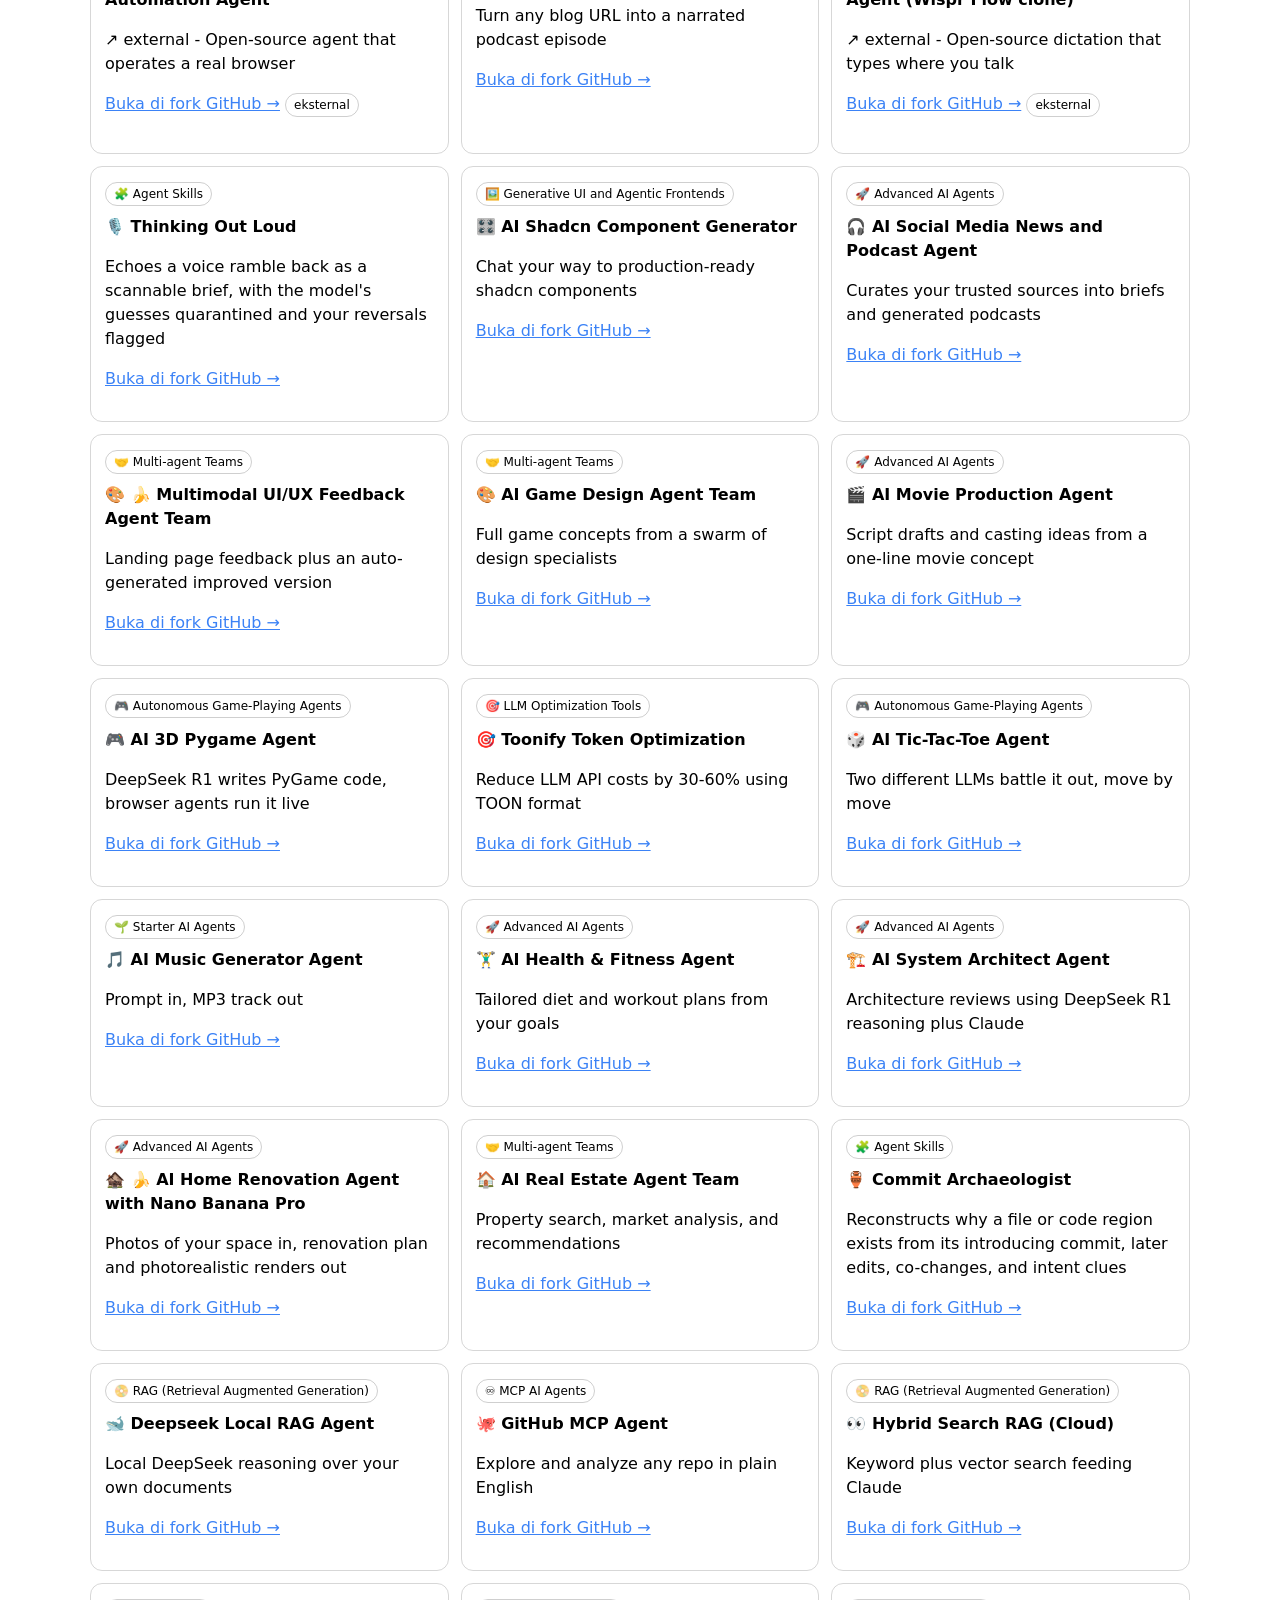
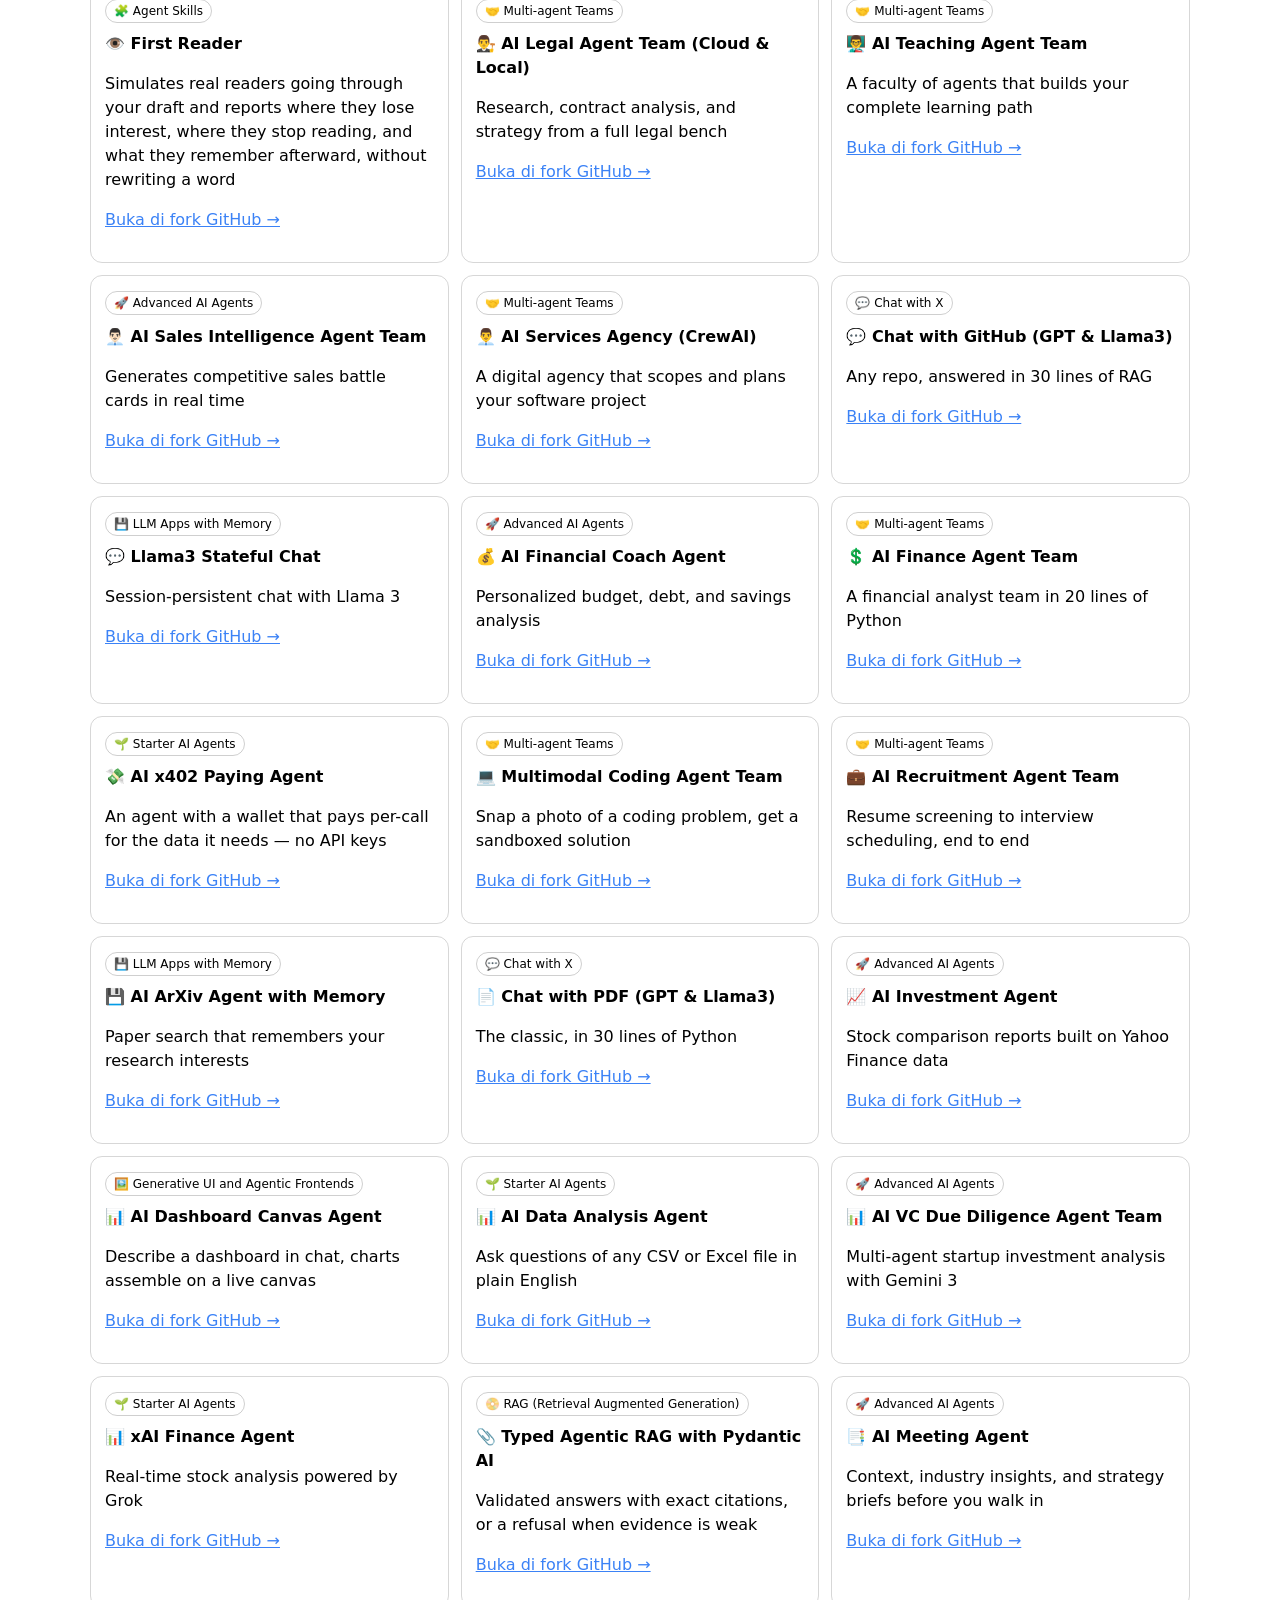
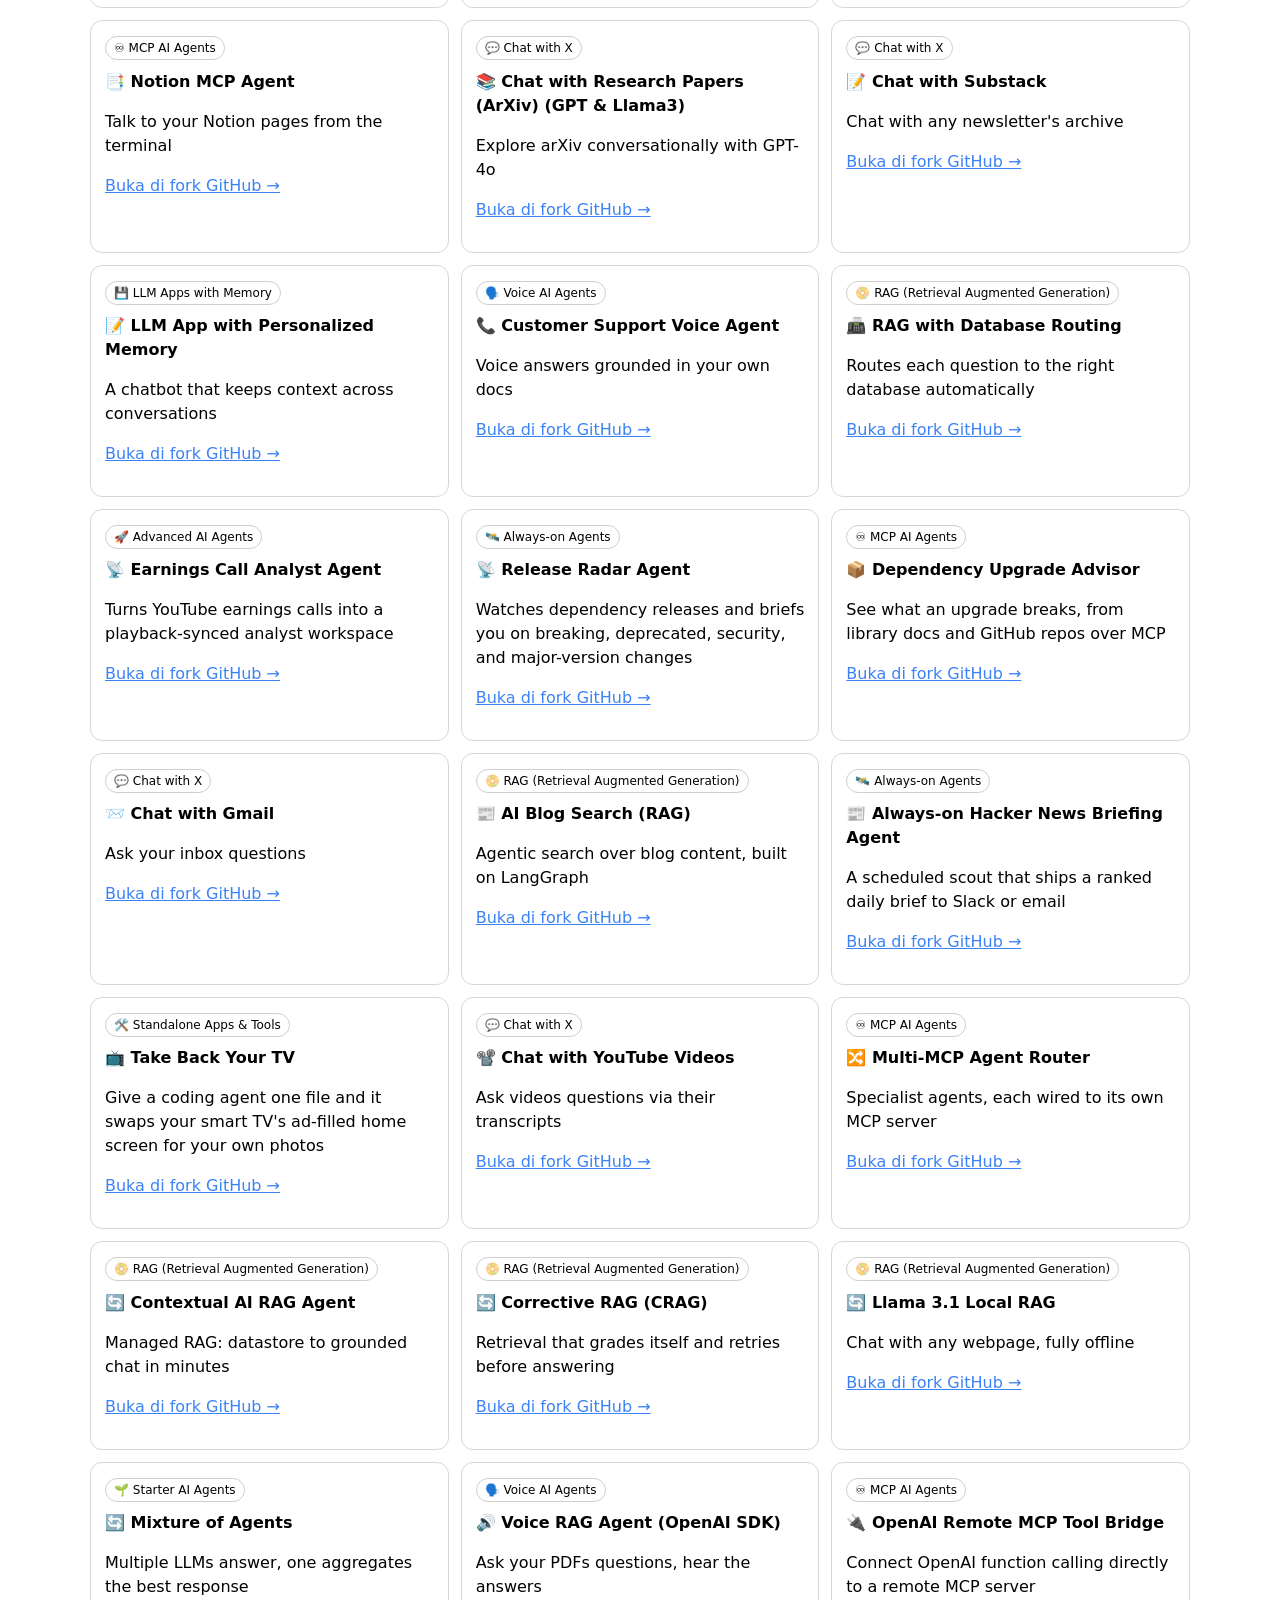
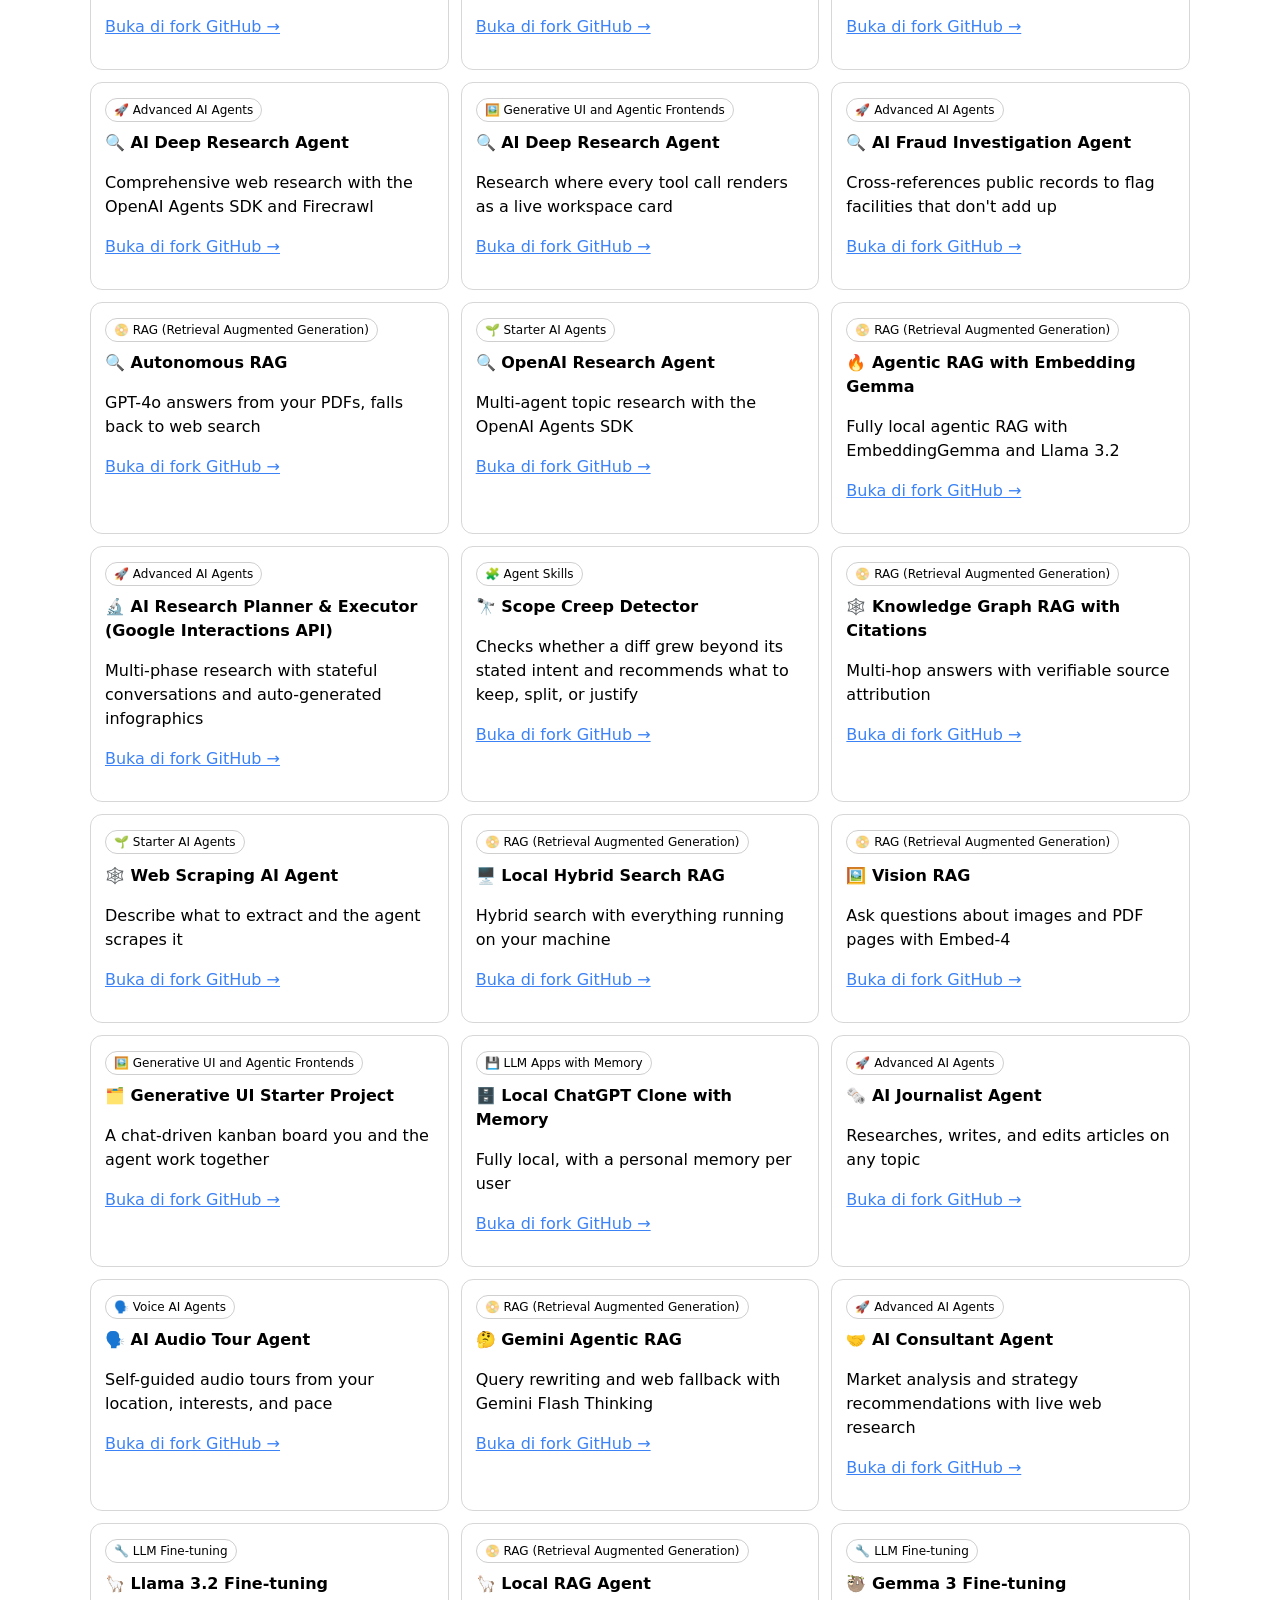
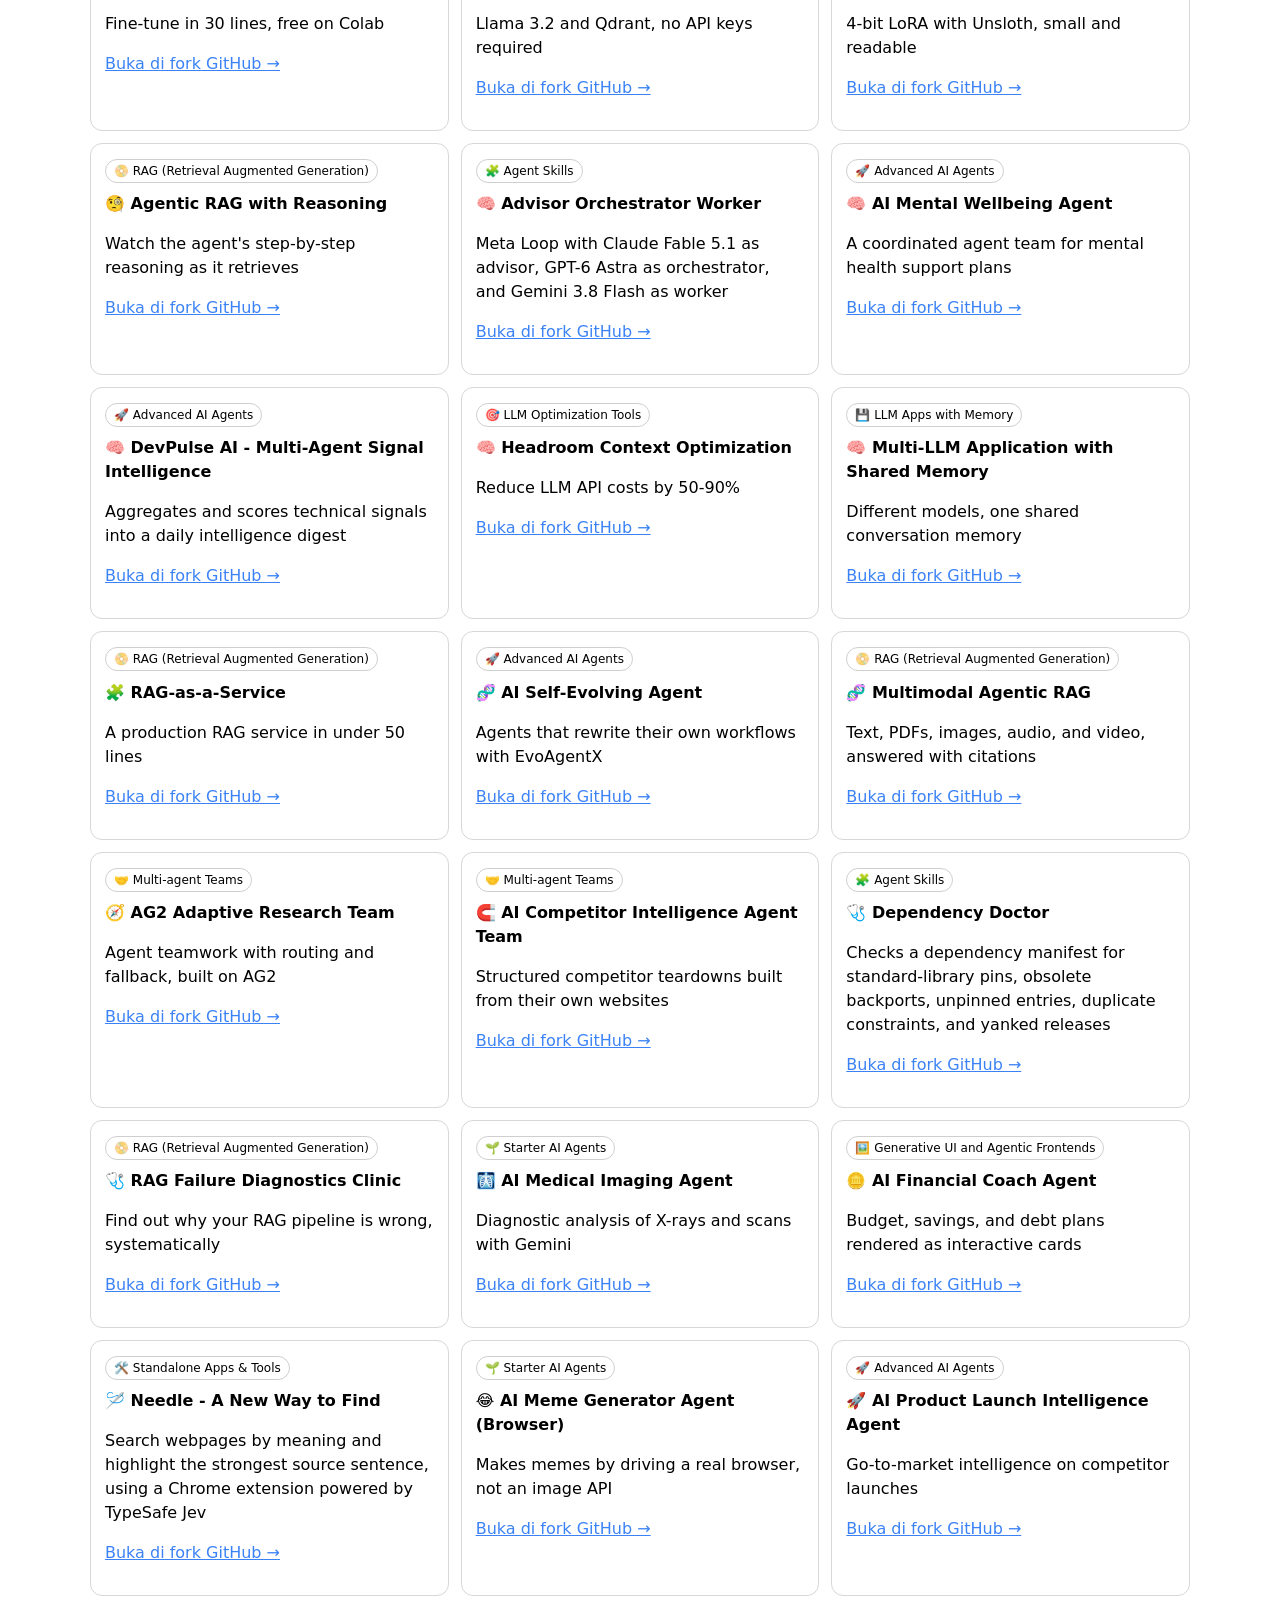
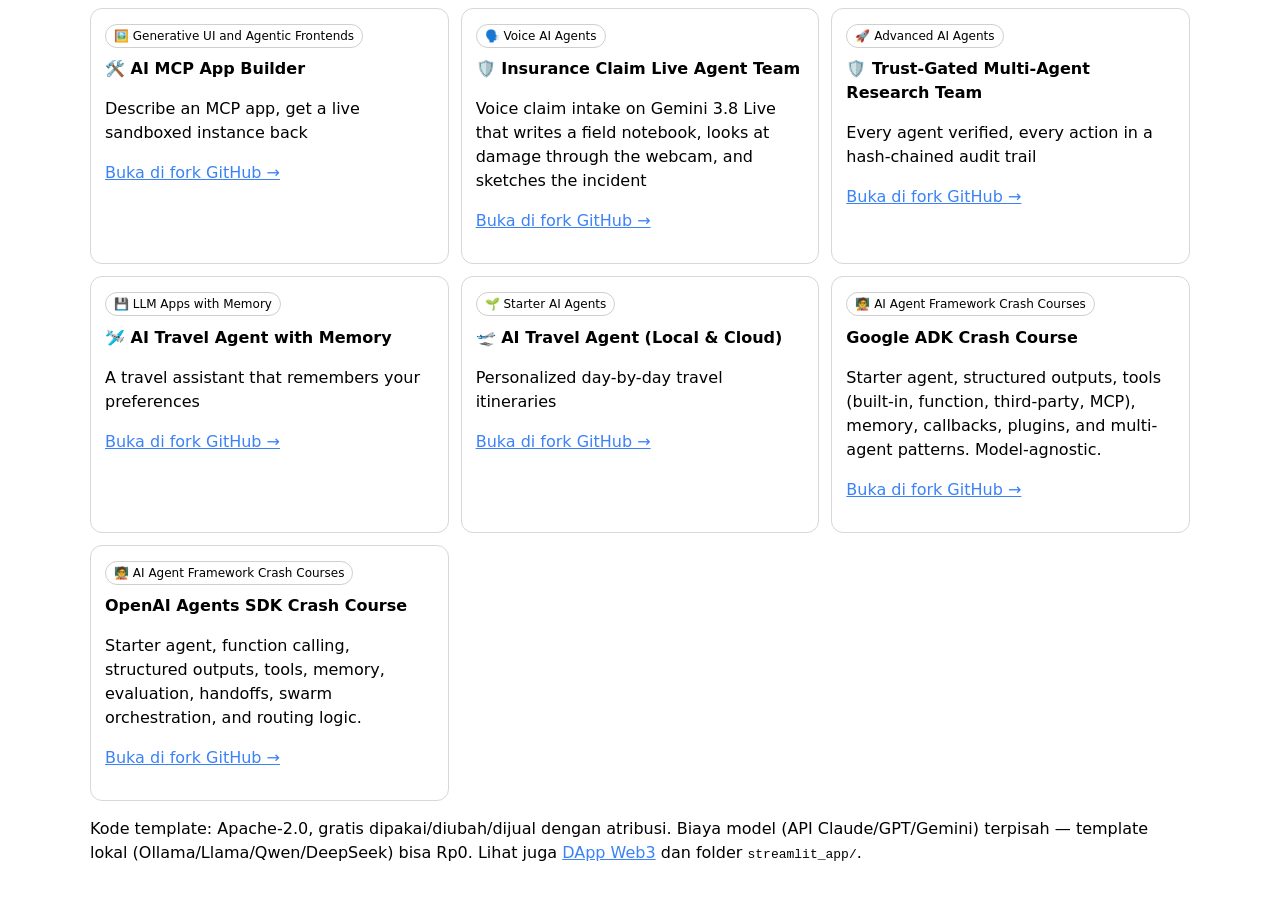
<file: web/index.html>
<!doctype html>
<html lang="id"><head><meta charset="utf-8"><meta name="viewport" content="width=device-width,initial-scale=1">
<title>LLM Apps — Dashboard</title><link rel="stylesheet" href="styles.css"></head>
<body>
<header><h1>LLM Apps Dashboard</h1>
<p>Katalog lengkap dari <a href="https://github.com/bangke1212/awesome-llm-apps">bangke1212/awesome-llm-apps</a> (fork dari Shubhamsaboo/awesome-llm-apps, Apache-2.0). Semua kategori &amp; template, tanpa terkecuali.</p>
<p id="stats"></p></header>
<main>
<div class="controls">
<input id="q" type="search" placeholder="Cari template… mis. podcast, RAG, travel">
<select id="cat"><option value="">Semua kategori</option></select>
<select id="sort"><option value="az">A–Z</option><option value="za">Z–A</option><option value="cat">Per kategori</option></select>
</div>
<div id="grid"></div>
<p id="empty" hidden>Tidak ada template yang cocok.</p>
</main>
<footer><p>Kode template: Apache-2.0, gratis dipakai/diubah/dijual dengan atribusi. Biaya model (API Claude/GPT/Gemini) terpisah — template lokal (Ollama/Llama/Qwen/DeepSeek) bisa Rp0. Lihat juga <a href="../dapp/index.html">DApp Web3</a> dan folder <code>streamlit_app/</code>.</p></footer>
<script src="data.js"></script><script src="app.js"></script>
</body></html>
</file>
<file: styles.css>
:root{color-scheme:light dark}body{font-family:system-ui,sans-serif;margin:0 auto;max-width:1100px;padding:20px;line-height:1.5}
.controls{display:flex;gap:10px;flex-wrap:wrap;margin:16px 0}.controls input{flex:1;min-width:220px}
input,select{padding:10px;border-radius:8px;border:1px solid #8886}
#grid{display:grid;grid-template-columns:repeat(auto-fill,minmax(280px,1fr));gap:12px}
.card{border:1px solid #8885;border-radius:12px;padding:14px}.card h3{margin:.2em 0;font-size:1rem}
.tag{display:inline-block;font-size:.75rem;border:1px solid #8886;border-radius:999px;padding:2px 8px;margin-bottom:6px}
a{color:#3b82f6}
</file>
<file: dapp/styles.css>
:root{color-scheme:light dark}body{font-family:system-ui,sans-serif;margin:0 auto;max-width:1100px;padding:20px;line-height:1.5}
button{padding:10px 16px;border-radius:8px;border:1px solid #8886;cursor:pointer;margin-right:8px}
.controls{display:flex;gap:10px;flex-wrap:wrap;margin:16px 0}.controls input{flex:1;min-width:220px}input,select{padding:10px;border-radius:8px;border:1px solid #8886}
#grid{display:grid;grid-template-columns:repeat(auto-fill,minmax(280px,1fr));gap:12px}.card{border:1px solid #8885;border-radius:12px;padding:14px}.card h3{margin:.2em 0;font-size:1rem}
.tag{display:inline-block;font-size:.75rem;border:1px solid #8886;border-radius:999px;padding:2px 8px;margin-bottom:6px}a{color:#3b82f6}
</file>
<file: streamlit_app/styles.css>
:root{color-scheme:light dark}body{font-family:system-ui,sans-serif;margin:0 auto;max-width:1100px;padding:20px;line-height:1.5}
.controls{display:flex;gap:10px;flex-wrap:wrap;margin:16px 0}.controls input{flex:1;min-width:220px}
input,select{padding:10px;border-radius:8px;border:1px solid #8886}
#grid{display:grid;grid-template-columns:repeat(auto-fill,minmax(280px,1fr));gap:12px}
.card{border:1px solid #8885;border-radius:12px;padding:14px}.card h3{margin:.2em 0;font-size:1rem}
.tag{display:inline-block;font-size:.75rem;border:1px solid #8886;border-radius:999px;padding:2px 8px;margin-bottom:6px}
a{color:#3b82f6}
</file>
<file: web/styles.css>
:root{color-scheme:light dark}body{font-family:system-ui,sans-serif;margin:0 auto;max-width:1100px;padding:20px;line-height:1.5}
.controls{display:flex;gap:10px;flex-wrap:wrap;margin:16px 0}.controls input{flex:1;min-width:220px}
input,select{padding:10px;border-radius:8px;border:1px solid #8886}
#grid{display:grid;grid-template-columns:repeat(auto-fill,minmax(280px,1fr));gap:12px}
.card{border:1px solid #8885;border-radius:12px;padding:14px}.card h3{margin:.2em 0;font-size:1rem}
.tag{display:inline-block;font-size:.75rem;border:1px solid #8886;border-radius:999px;padding:2px 8px;margin-bottom:6px}
a{color:#3b82f6}
</file>
